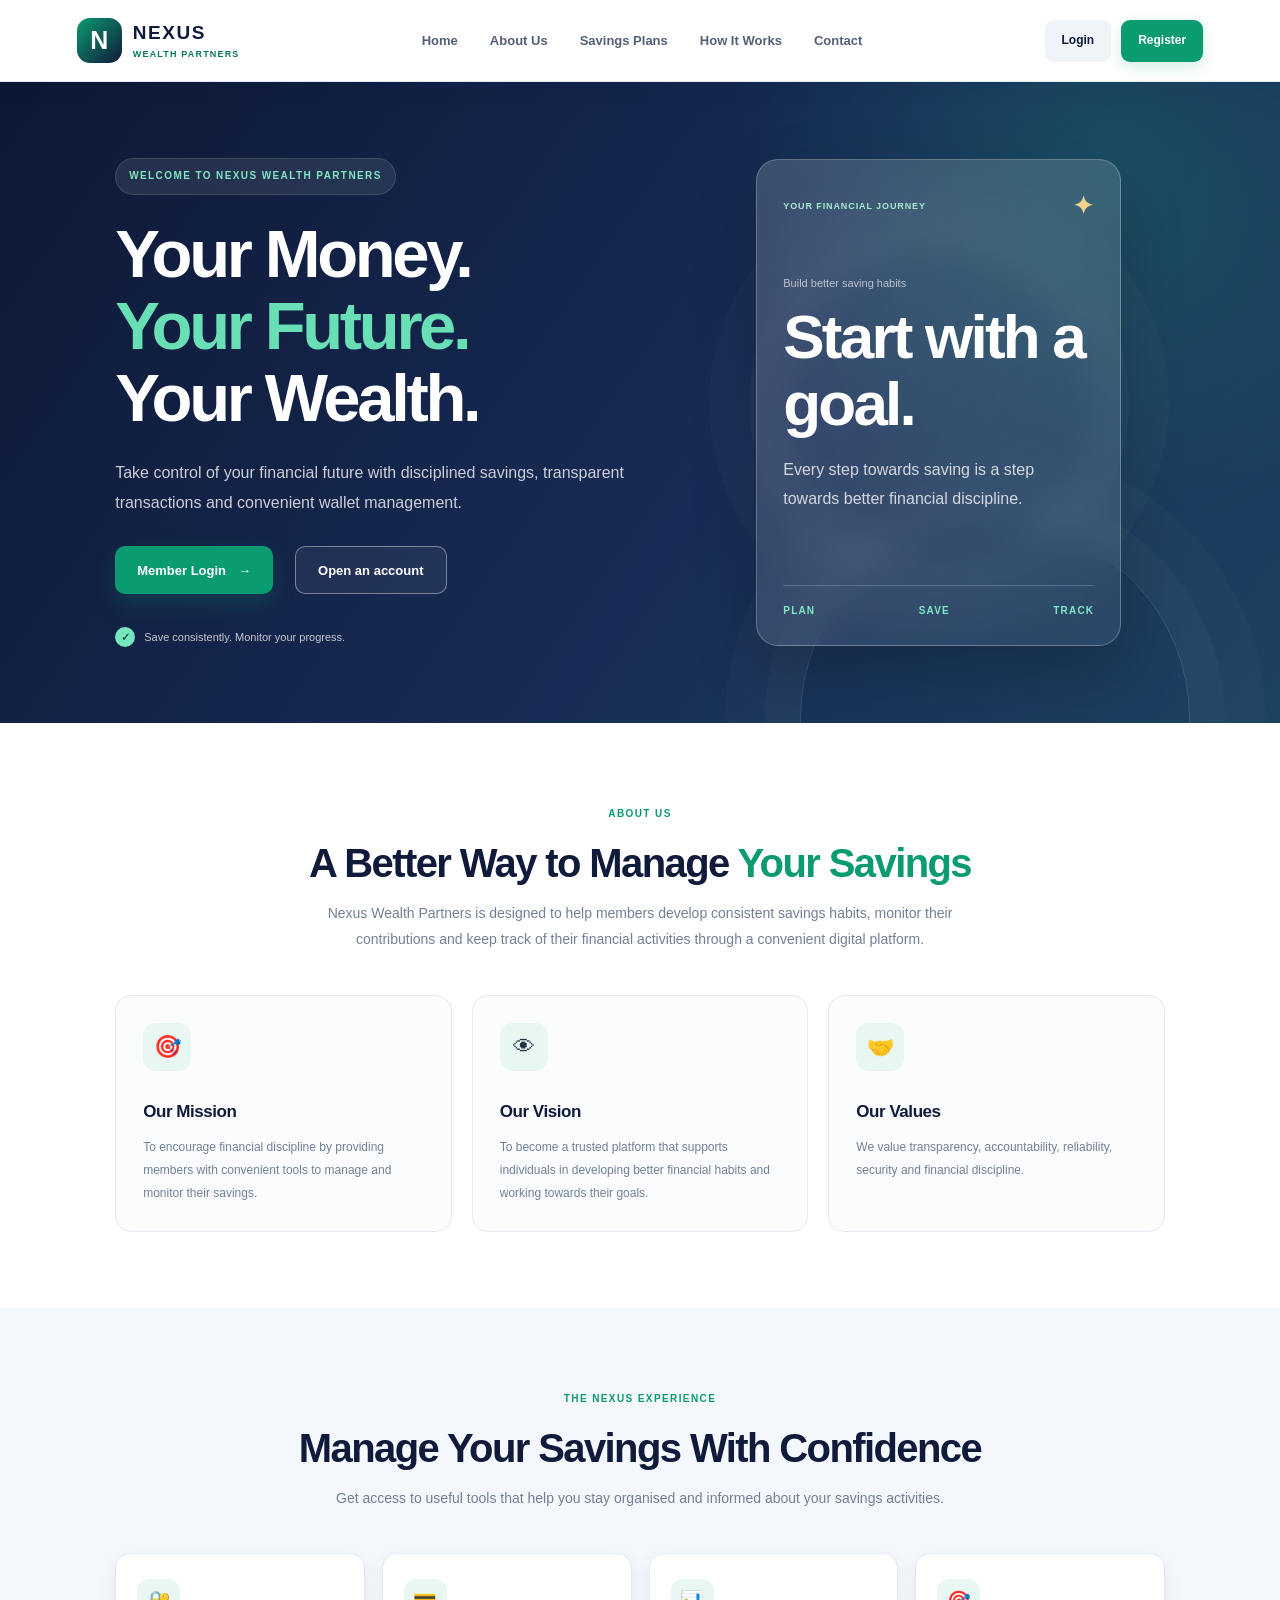
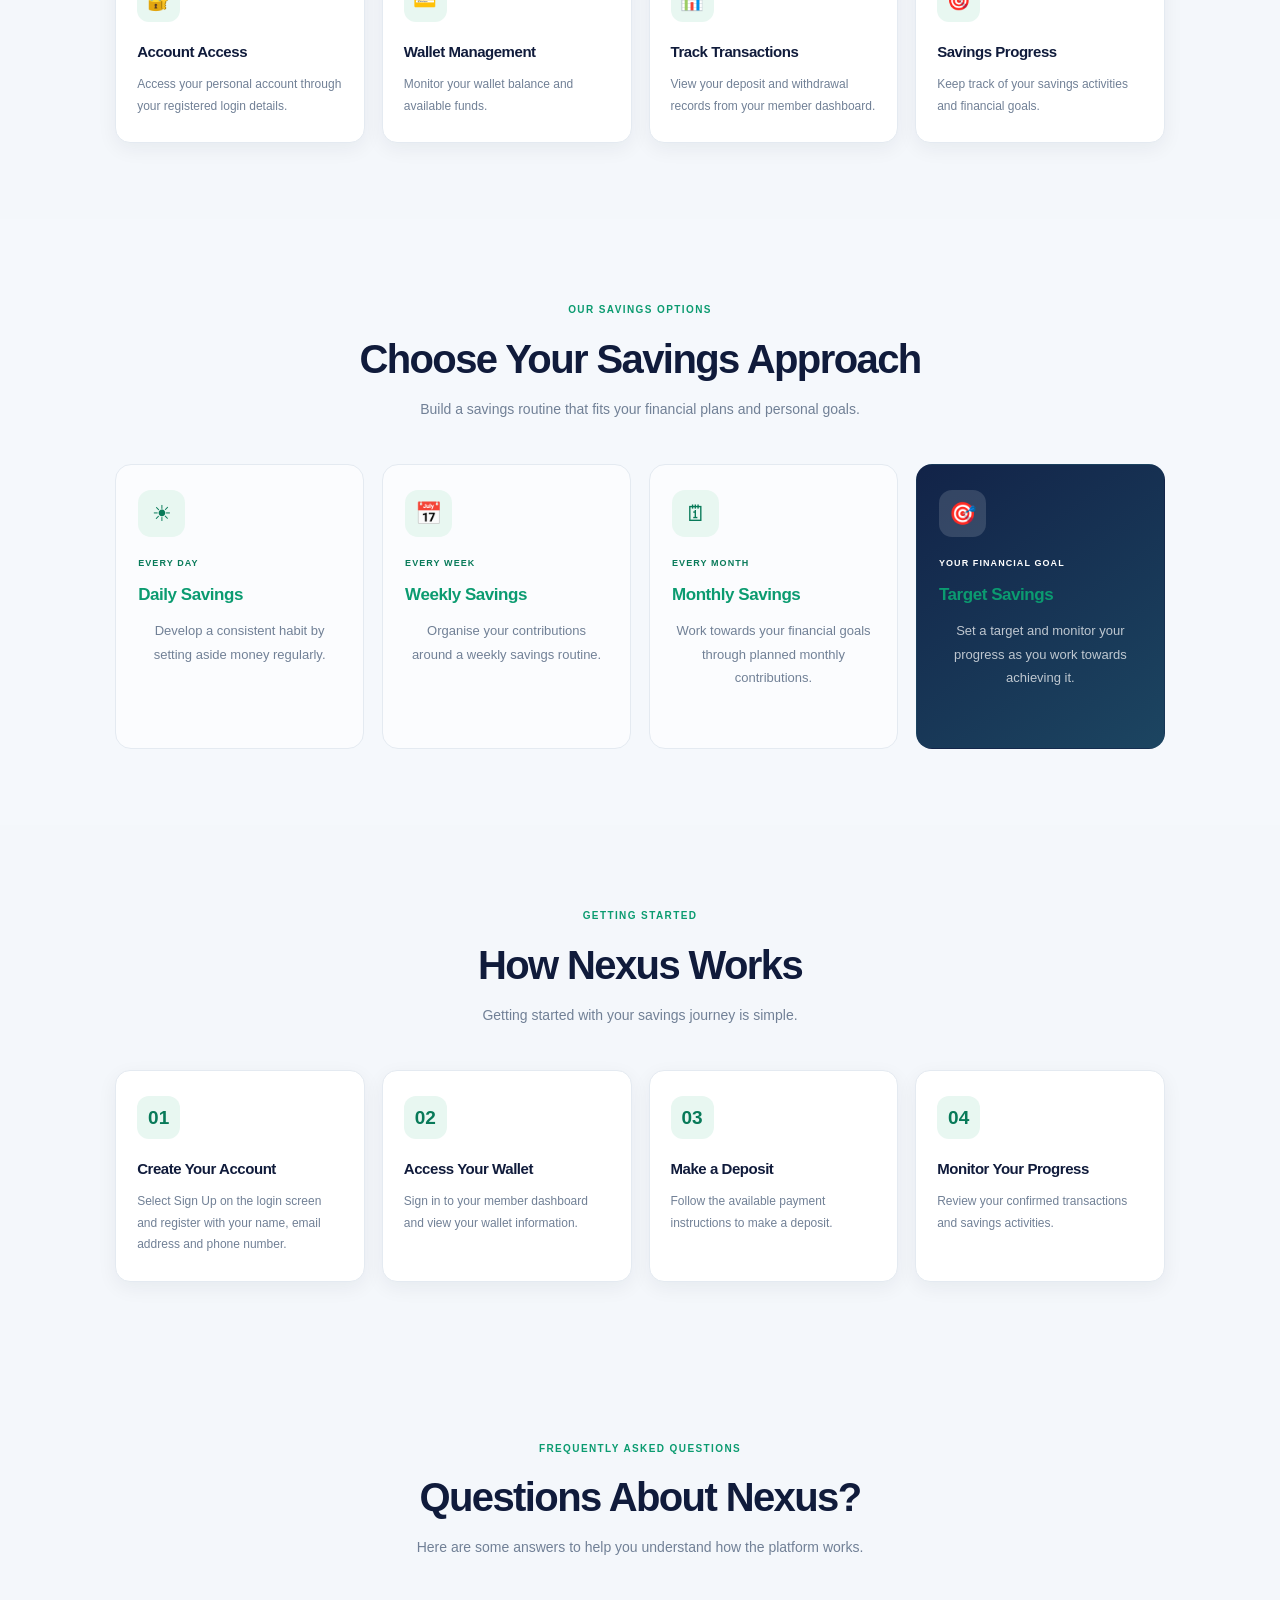
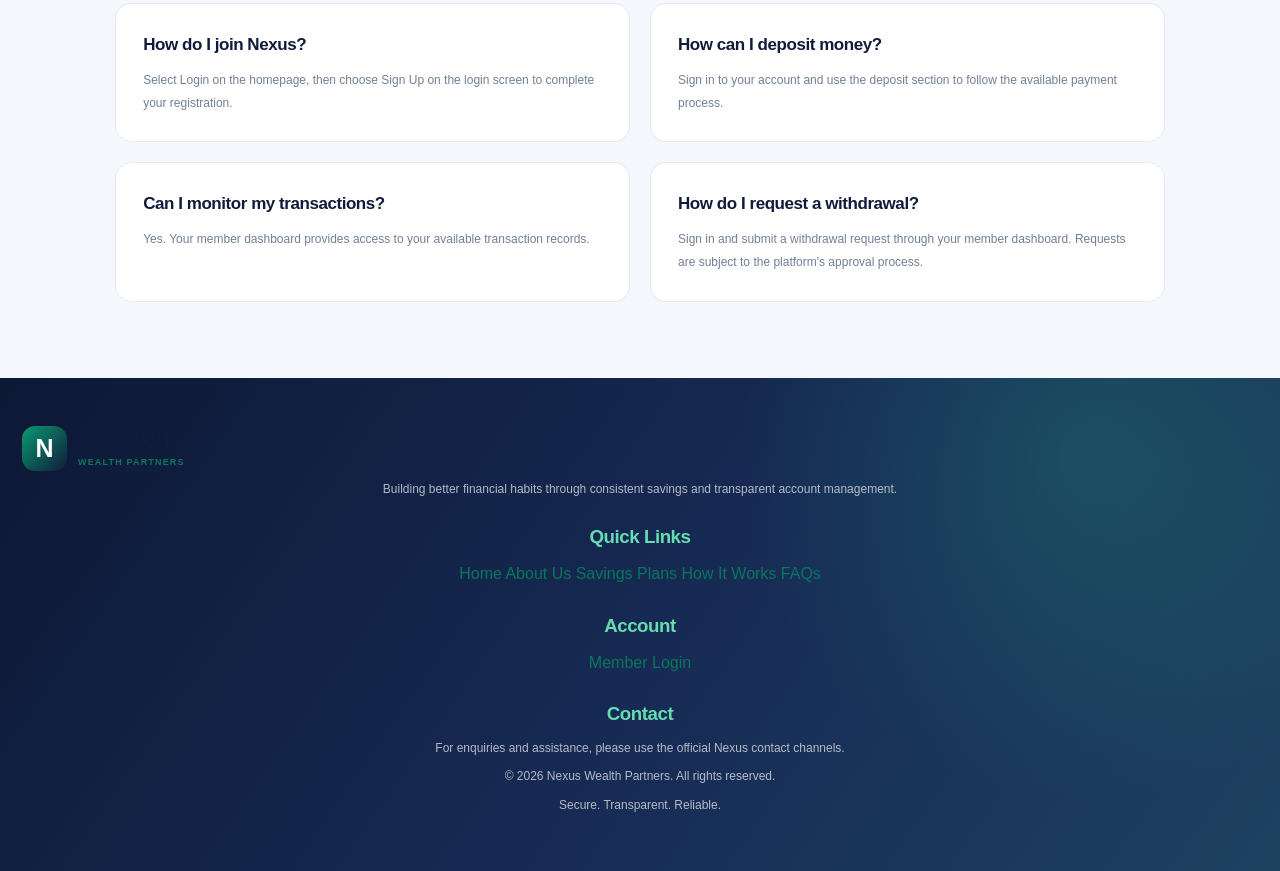
<file: index.html>
<!DOCTYPE html>
<html lang="en">

<head>
    <meta charset="UTF-8">
    <meta name="viewport" content="width=device-width, initial-scale=1.0">

    <meta name="description" content="Nexus Wealth Partners helps members develop disciplined savings habits, manage their wallets and monitor their financial progress.">

    <meta name="theme-color" content="#087443">

    <title>Nexus Wealth Partners | Build Your Financial Future</title>

    <link rel="stylesheet" href="style.css">
</head>

<body>

    <!-- HEADER -->

    <header id="websiteHeader" class="public-header">

        <div class="brand-area">

            <a href="#home" class="brand-logo">
                <span class="brand-symbol">N</span>

                <span class="brand-text">
                    <strong>NEXUS</strong>
                    <small>WEALTH PARTNERS</small>
                </span>
            </a>

        </div>

        <nav class="public-navigation" aria-label="Main Navigation">

            <ul>
                <li><a href="#home">Home</a></li>
                <li><a href="#about">About Us</a></li>
                <li><a href="#savings">Savings Plans</a></li>
                <li><a href="#how-it-works">How It Works</a></li>
                <li><a href="#contact">Contact</a></li>
            </ul>

        </nav>

        <div class="header-actions">

            <a href="account.html#login" class="header-login">
                Login
            </a>

            <a href="account.html#register" class="header-register">
                Register 
            </a>

        </div>

    </header>


    <main id="publicMain">

        <!-- HERO SECTION -->

        <section id="home" class="hero-section">

            <div class="hero-content">

                <span class="hero-label">
                    WELCOME TO NEXUS WEALTH PARTNERS
                </span>

                <h1>
                    Your Money.
                    <span>Your Future.</span>
                    Your Wealth.
                </h1>

                <p class="hero-description">
                    Take control of your financial future with
                    disciplined savings, transparent transactions
                    and convenient wallet management.
                </p>

                <div class="hero-actions">

                    <a href="account.html#login"
                       class="hero-primary-btn">
                        Member Login <span>→</span>
                    </a>

                    <a href="account.html#register"
                       class="hero-secondary-btn">
                        Open an account
                    </a>

                </div>

                <div class="hero-trust-text">
                    <span>✓</span>
                    Save consistently. Monitor your progress.
                </div>

            </div>


            <div class="hero-visual">

                <div class="hero-decoration"></div>

                <div class="hero-finance-card">

                    <div class="finance-card-top">
                        <span>YOUR FINANCIAL JOURNEY</span>
                        <span class="finance-card-icon">✦</span>
                    </div>

                    <div class="finance-card-main">

                        <span>Build better saving habits</span>

                        <h2>Start with a goal.</h2>

                        <p>
                            Every step towards saving is a step
                            towards better financial discipline.
                        </p>

                    </div>

                    <div class="finance-card-bottom">
                        <span>PLAN</span>
                        <span>SAVE</span>
                        <span>TRACK</span>
                    </div>

                </div>

            </div>

        </section>


        <!-- ABOUT US -->

        <section id="about" class="about-section">

            <div class="section-heading">

                <span class="section-label">ABOUT US</span>

                <h2>
                    A Better Way to Manage
                    <span>Your Savings</span>
                </h2>

                <p>
                    Nexus Wealth Partners is designed to help members
                    develop consistent savings habits, monitor their
                    contributions and keep track of their financial
                    activities through a convenient digital platform.
                </p>

            </div>


            <div class="about-content">

                <article class="about-feature">

                    <div class="feature-icon">🎯</div>

                    <h3>Our Mission</h3>

                    <p>
                        To encourage financial discipline by providing
                        members with convenient tools to manage and
                        monitor their savings.
                    </p>

                </article>


                <article class="about-feature">

                    <div class="feature-icon">👁</div>

                    <h3>Our Vision</h3>

                    <p>
                        To become a trusted platform that supports
                        individuals in developing better financial
                        habits and working towards their goals.
                    </p>

                </article>


                <article class="about-feature">

                    <div class="feature-icon">🤝</div>

                    <h3>Our Values</h3>

                    <p>
                        We value transparency, accountability,
                        reliability, security and financial discipline.
                    </p>

                </article>

            </div>

        </section>


        <!-- WHY CHOOSE NEXUS -->

        <section class="why-nexus-section">

            <div class="section-heading">

                <span class="section-label">
                    THE NEXUS EXPERIENCE
                </span>

                <h2>Manage Your Savings With Confidence</h2>

                <p>
                    Get access to useful tools that help you stay
                    organised and informed about your savings activities.
                </p>

            </div>


            <div class="benefits-grid">

                <article class="benefit-card">
                    <span>🔐</span>
                    <h3>Account Access</h3>
                    <p>
                        Access your personal account through your
                        registered login details.
                    </p>
                </article>


                <article class="benefit-card">
                    <span>💳</span>
                    <h3>Wallet Management</h3>
                    <p>
                        Monitor your wallet balance and available funds.
                    </p>
                </article>


                <article class="benefit-card">
                    <span>📊</span>
                    <h3>Track Transactions</h3>
                    <p>
                        View your deposit and withdrawal records
                        from your member dashboard.
                    </p>
                </article>


                <article class="benefit-card">
                    <span>🎯</span>
                    <h3>Savings Progress</h3>
                    <p>
                        Keep track of your savings activities and
                        financial goals.
                    </p>
                </article>

            </div>

        </section>


        <!-- SAVINGS PLANS -->

        <section id="savings" class="savings-section">

            <div class="section-heading">

                <span class="section-label">
                    OUR SAVINGS OPTIONS
                </span>

                <h2>Choose Your Savings Approach</h2>

                <p>
                    Build a savings routine that fits your financial
                    plans and personal goals.
                </p>

            </div>


            <div class="savings-plans-grid">

                <article class="savings-plan-card">

                    <div class="plan-icon">☀</div>

                    <span class="plan-frequency">EVERY DAY</span>

                    <h3>Daily Savings</h3>

                    <p>
                        Develop a consistent habit by setting aside
                        money regularly.
                    </p>

                </article>


                <article class="savings-plan-card">

                    <div class="plan-icon">📅</div>

                    <span class="plan-frequency">EVERY WEEK</span>

                    <h3>Weekly Savings</h3>

                    <p>
                        Organise your contributions around a
                        weekly savings routine.
                    </p>

                </article>


                <article class="savings-plan-card">

                    <div class="plan-icon">🗓</div>

                    <span class="plan-frequency">EVERY MONTH</span>

                    <h3>Monthly Savings</h3>

                    <p>
                        Work towards your financial goals through
                        planned monthly contributions.
                    </p>
                    
                </article>


                <article class="savings-plan-card featured-plan">

                    <div class="plan-icon">🎯</div>

                    <span class="plan-frequency">
                        YOUR FINANCIAL GOAL
                    </span>

                    <h3>Target Savings</h3>

                    <p>
                        Set a target and monitor your progress
                        as you work towards achieving it.
                    </p>

                </article>

            </div>

        </section>


        <!-- HOW IT WORKS -->

        <section id="how-it-works" class="why-nexus-section">

            <div class="section-heading">

                <span class="section-label">GETTING STARTED</span>

                <h2>How Nexus Works</h2>

                <p>
                    Getting started with your savings journey
                    is simple.
                </p>

            </div>


            <div class="benefits-grid">

                <article class="benefit-card">
                    <span>01</span>
                    <h3>Create Your Account</h3>
                    <p>
                        Select Sign Up on the login screen and
                        register with your name, email address
                        and phone number.
                    </p>
                </article>


                <article class="benefit-card">
                    <span>02</span>
                    <h3>Access Your Wallet</h3>
                    <p>
                        Sign in to your member dashboard and
                        view your wallet information.
                    </p>
                </article>


                <article class="benefit-card">
                    <span>03</span>
                    <h3>Make a Deposit</h3>
                    <p>
                        Follow the available payment instructions
                        to make a deposit.
                    </p>
                </article>


                <article class="benefit-card">
                    <span>04</span>
                    <h3>Monitor Your Progress</h3>
                    <p>
                        Review your confirmed transactions and
                        savings activities.
                    </p>
                </article>

            </div>

        </section>


        <!-- FAQ SECTION -->

        <section id="faq" class="about-section">

            <div class="section-heading">

                <span class="section-label">
                    FREQUENTLY ASKED QUESTIONS
                </span>

                <h2>Questions About Nexus?</h2>

                <p>
                    Here are some answers to help you understand
                    how the platform works.
                </p>

            </div>


            <div class="about-content">

                <article class="about-feature">
                    <h3>How do I join Nexus?</h3>
                    <p>
                        Select Login on the homepage, then choose
                        Sign Up on the login screen to complete
                        your registration.
                    </p>
                </article>


                <article class="about-feature">
                    <h3>How can I deposit money?</h3>
                    <p>
                        Sign in to your account and use the deposit
                        section to follow the available payment process.
                    </p>
                </article>


                <article class="about-feature">
                    <h3>Can I monitor my transactions?</h3>
                    <p>
                        Yes. Your member dashboard provides access
                        to your available transaction records.
                    </p>
                </article>


                <article class="about-feature">
                    <h3>How do I request a withdrawal?</h3>
                    <p>
                        Sign in and submit a withdrawal request
                        through your member dashboard. Requests
                        are subject to the platform's approval process.
                    </p>
                </article>

            </div>

        </section>

    </main>


    <!-- FOOTER -->

    <footer id="websiteFooter" class="public-footer">

        <div class="footer-main">

            <div class="footer-brand">

                <a href="#home" class="brand-logo footer-logo">

                    <span class="brand-symbol">N</span>

                    <span class="brand-text">
                        <strong>NEXUS</strong>
                        <small>WEALTH PARTNERS</small>
                    </span>

                </a>

                <p>
                    Building better financial habits through
                    consistent savings and transparent account
                    management.
                </p>

            </div>


            <div class="footer-links">

                <h3>Quick Links</h3>

                <a href="#home">Home</a>
                <a href="#about">About Us</a>
                <a href="#savings">Savings Plans</a>
                <a href="#how-it-works">How It Works</a>
                <a href="#faq">FAQs</a>

            </div>


            <div class="footer-links">

                <h3>Account</h3>

                <a href="account.html#login">Member Login</a>

            </div>


            <div class="footer-links">

                <h3 id="contact">Contact</h3>

                <p>
                    For enquiries and assistance, please use
                    the official Nexus contact channels.
                </p>

            </div>

        </div>


        <div class="footer-bottom">

            <p>
                &copy; 2026 Nexus Wealth Partners.
                All rights reserved.
            </p>

            <p>Secure. Transparent. Reliable.</p>

            
<script>
    // Redirect Paystack callbacks to the member account page
    // while preserving the payment reference.

    const paymentUrl = new URL(window.location.href);

    const paymentReference =
        paymentUrl.searchParams.get("reference") ||
        paymentUrl.searchParams.get("trxref");

    if (
        paymentReference &&
        /^NEXUS_[a-f0-9]{32}$/i.test(paymentReference)
    ) {
        window.location.replace(
            "account.html" + paymentUrl.search + "#login"
        );
    }
</script>

            
        </div>

    </footer>

</body>
</html>
</file>
<file: style.css>
/* =========================================================
   NEXUS WEALTH PARTNERS
   COMPLETE ORGANIZED RESPONSIVE STYLESHEET
========================================================= */


/* =========================================================
   1. GLOBAL VARIABLES
========================================================= */

:root {
    --navy: #101b3b;
    --navy-2: #172852;
    --navy-3: #223967;

    --green: #0b9b70;
    --green-dark: #087a59;
    --green-soft: #e8f7f1;

    --gold: #d7ad5b;

    --page: #f4f7fb;
    --white: #ffffff;
    --ink: #1c2942;
    --muted: #718096;
    --line: #e4eaf1;
    --danger: #d94b55;

    --shadow: 0 14px 38px rgba(16, 27, 59, .08);
    --shadow-soft: 0 6px 20px rgba(16, 27, 59, .06);

    --radius: 18px;
}


/* =========================================================
   2. GLOBAL RESET AND BASE STYLES
========================================================= */

*,
*::before,
*::after {
    box-sizing: border-box;
    margin: 0;
    padding: 0;
}

html {
    width: 100%;
    max-width: 100%;
    scroll-behavior: smooth;
    scroll-padding-top: 100px;
    overflow-x: hidden;
}

body {
    width: 100%;
    max-width: 100%;
    min-width: 320px;
    min-height: 100vh;

    font-family: Inter, "Segoe UI", Arial, sans-serif;
    color: var(--ink);
    background: var(--page);
    line-height: 1.65;

    overflow-x: hidden;
}

a {
    color: inherit;
    text-decoration: none;
}

button,
input,
select,
textarea {
    font: inherit;
}

button {
    cursor: pointer;
    border: 0;
}

button:disabled {
    opacity: .6;
    cursor: not-allowed;
}

img {
    display: block;
    max-width: 100%;
}

ul {
    padding-left: 20px;
}

:focus-visible {
    outline: 3px solid rgba(11, 155, 112, .28);
    outline-offset: 2px;
}


/* =========================================================
   3. GENERAL WEBSITE HEADER
========================================================= */

#websiteHeader {
    position: sticky;
    top: 0;
    z-index: 1000;

    display: flex;
    align-items: center;
    justify-content: space-between;

    width: 100%;
    min-height: 82px;
    padding: 14px clamp(20px, 6vw, 88px);
    gap: 28px;

    background: rgba(255, 255, 255, .97);
    border-bottom: 1px solid rgba(228, 234, 241, .9);
    box-shadow: 0 5px 24px rgba(16, 27, 59, .045);

    backdrop-filter: blur(14px);
}

#websiteHeader > div:first-child {
    flex: 0 0 auto;
}

#websiteHeader h1 {
    color: var(--navy);
    font-size: clamp(17px, 2vw, 22px);
    line-height: 1.2;
    font-weight: 850;
    letter-spacing: .035em;
}

#websiteHeader p {
    margin: 5px 0 0;
    color: var(--green);
    font-size: 11px;
    font-weight: 700;
    letter-spacing: .045em;
}

#websiteHeader nav ul {
    display: flex;
    align-items: center;
    gap: clamp(14px, 2.5vw, 32px);

    list-style: none;
    padding: 0;
}

#websiteHeader nav a {
    color: #536078;
    font-size: 13px;
    font-weight: 700;
    transition: color .2s ease;
}

#websiteHeader nav a:hover {
    color: var(--green);
}


/* =========================================================
   4. PUBLIC HEADER AND BRAND
========================================================= */

#websiteHeader.public-header {
    position: sticky;
    top: 0;
    z-index: 1000;

    display: flex;
    align-items: center;
    justify-content: space-between;

    width: 100%;
    min-height: 82px;
    padding: 12px clamp(18px, 6vw, 90px);
    gap: 25px;

    background: rgba(255, 255, 255, .97);
    border-bottom: 1px solid var(--line);
    box-shadow: 0 5px 24px rgba(16, 27, 59, .05);

    backdrop-filter: blur(14px);
}

.brand-area,
.brand-logo {
    display: flex;
    align-items: center;
}

.brand-area {
    min-width: 0;
}

.brand-logo {
    flex-shrink: 0;
    gap: 11px;
}

.brand-symbol {
    display: flex;
    align-items: center;
    justify-content: center;

    flex: 0 0 45px;
    width: 45px;
    height: 45px;

    color: white;
    background: linear-gradient(135deg, var(--green), var(--navy));
    border-radius: 13px;

    font-size: 25px;
    font-weight: 900;
}

.brand-text {
    display: flex;
    flex-direction: column;
    min-width: 0;
    line-height: 1.15;
}

.brand-text strong {
    color: var(--navy);
    font-size: 19px;
    font-weight: 900;
    letter-spacing: .08em;
}

.brand-text small {
    margin-top: 5px;
    color: var(--green-dark);
    font-size: 9px;
    font-weight: 800;
    letter-spacing: .13em;
}

.public-navigation {
    display: flex;
    align-items: center;
}

.public-navigation ul {
    display: flex;
    align-items: center;
    gap: clamp(13px, 2vw, 27px);

    padding: 0;
    margin: 0;
    list-style: none;
}

.public-navigation a {
    color: #536078;
    font-size: 12px;
    font-weight: 750;
    transition: color .2s ease;
}

.public-navigation a:hover {
    color: var(--green);
}

.header-actions {
    display: flex;
    align-items: center;
    flex-shrink: 0;
    gap: 10px;
}

.header-actions a {
    display: inline-flex;
    align-items: center;
    justify-content: center;

    min-height: 42px;
    padding: 10px 17px;

    border-radius: 9px;
    font-size: 12px;
    font-weight: 800;
    white-space: nowrap;

    transition: .2s ease;
}

.header-login {
    color: var(--navy);
    background: #f0f4f8;
}

.header-register {
    color: white;
    background: var(--green);
}

.header-register {
    color: white;
    background: var(--green);
    box-shadow: 0 5px 15px rgba(11, 155, 112, .18);
}

.header-register:hover {
    color: white;
    background: var(--green-dark);
    transform: translateY(-2px);
}


/* =========================================================
   5. PUBLIC HOMEPAGE HERO
========================================================= */

#publicMain {
    width: 100%;
    min-width: 0;
}

#publicMain > .hero-section {
    position: relative;
    isolation: isolate;
    overflow: hidden;

    display: grid;
    grid-template-columns: minmax(0, 1.1fr) minmax(300px, .9fr);
    align-items: center;
    gap: 45px;

    min-height: 590px;
    padding: 80px clamp(25px, 9vw, 140px);

    background:
        radial-gradient(circle at 85% 15%, rgba(36, 190, 143, .2), transparent 30%),
        linear-gradient(125deg, #0d1835, #172b55 55%, #1d4260);
}

.hero-content {
    position: relative;
    z-index: 2;
    width: 100%;
    max-width: 650px;
    min-width: 0;
}

.hero-label,
.section-label {
    display: inline-block;
    color: var(--green);
    font-size: 10px;
    font-weight: 900;
    letter-spacing: .14em;
}

.hero-label {
    padding: 9px 13px;
    margin-bottom: 23px;

    color: #80e8c3;
    background: rgba(255, 255, 255, .09);
    border: 1px solid rgba(255, 255, 255, .12);
    border-radius: 30px;
}

.hero-content h1 {
    color: white;
    font-size: clamp(39px, 5.3vw, 67px);
    line-height: 1.08;
    letter-spacing: -.05em;
    font-weight: 900;
}

.hero-content h1 span {
    display: block;
    color: #68dfb5;
}

.hero-description {
    max-width: 550px;
    margin: 23px 0 28px;

    color: rgba(255, 255, 255, .76);
    font-size: 15px;
    line-height: 1.9;
}

.hero-actions {
    display: flex;
    flex-wrap: wrap;
    gap: 12px;
}

.hero-actions a {
    display: inline-flex;
    align-items: center;
    justify-content: center;

    min-height: 49px;
    padding: 12px 21px;

    border-radius: 10px;
    font-size: 13px;
    font-weight: 850;
    transition: .2s ease;
}

.hero-primary-btn {
    color: white;
    background: var(--green);
    box-shadow: 0 8px 20px rgba(11, 155, 112, .25);
}

.hero-primary-btn span {
    margin-left: 12px;
}

.hero-secondary-btn {
    color: white;
    background: rgba(255, 255, 255, .07);
    border: 1px solid rgba(255, 255, 255, .35);
}

.hero-actions a:hover {
    transform: translateY(-3px);
}

.hero-trust-text {
    display: flex;
    align-items: center;
    gap: 9px;
    margin-top: 25px;

    color: rgba(255, 255, 255, .75);
    font-size: 11px;
}

.hero-trust-text span {
    display: grid;
    place-items: center;

    width: 20px;
    height: 20px;
    flex: 0 0 20px;

    color: #0c543e;
    background: #75e6bd;
    border-radius: 50%;
    font-weight: 900;
}

.hero-visual {
    position: relative;

    display: flex;
    align-items: center;
    justify-content: center;

    width: 100%;
    min-width: 0;
    min-height: 350px;
}

.hero-decoration {
    position: absolute;
    width: 310px;
    height: 310px;

    border: 1px solid rgba(255, 255, 255, .13);
    border-radius: 50%;

    box-shadow:
        0 0 0 35px rgba(255, 255, 255, .025),
        0 0 0 75px rgba(255, 255, 255, .018);
}

.hero-finance-card {
    position: relative;
    z-index: 2;

    width: min(100%, 365px);
    padding: 26px;

    color: white;
    background: linear-gradient(145deg, rgba(255,255,255,.17), rgba(255,255,255,.07));

    border: 1px solid rgba(255,255,255,.25);
    border-radius: 22px;

    box-shadow: 0 25px 65px rgba(0,0,0,.2);
    backdrop-filter: blur(15px);
}

.finance-card-top,
.finance-card-bottom {
    display: flex;
    align-items: center;
    justify-content: space-between;
    gap: 10px;
}

.finance-card-top {
    color: #a9e9d2;
    font-size: 9px;
    font-weight: 850;
    letter-spacing: .1em;
}

.finance-card-icon {
    color: #f2d18b;
    font-size: 24px;
}

.finance-card-main {
    padding: 43px 0;
}

.finance-card-main > span {
    color: rgba(255,255,255,.65);
    font-size: 11px;
}

.finance-card-main h2 {
    margin: 9px 0;
    color: white;
    font-size: 27px;
}

.finance-card-main p {
    color: rgba(255,255,255,.72);
    font-size: 12px;
    line-height: 1.8;
}

.finance-card-bottom {
    padding-top: 17px;
    border-top: 1px solid rgba(255,255,255,.18);

    color: #80e8c3;
    font-size: 10px;
    font-weight: 850;
    letter-spacing: .12em;
}

.hero-floating-note {
    position: absolute;
    z-index: 3;
    right: -5px;
    bottom: 20px;

    display: flex;
    align-items: center;
    gap: 11px;

    max-width: 90%;
    padding: 13px 17px;

    color: var(--navy);
    background: white;
    border-radius: 12px;
    box-shadow: 0 12px 30px rgba(0,0,0,.18);
}

.hero-floating-note > span {
    display: grid;
    place-items: center;

    width: 30px;
    height: 30px;
    flex: 0 0 30px;

    color: white;
    background: var(--green);
    border-radius: 50%;
}

.hero-floating-note div {
    display: flex;
    flex-direction: column;
    min-width: 0;
}

.hero-floating-note strong {
    font-size: 11px;
}

.hero-floating-note small {
    color: var(--muted);
    font-size: 9px;
}


/* =========================================================
   6. PUBLIC HOMEPAGE SECTION HEADINGS
========================================================= */

#publicMain > section:not(.hero-section) {
    padding: 85px clamp(22px, 9vw, 140px);
}

.section-heading {
    max-width: 760px;
    margin: 0 auto 42px;
    text-align: center;
}

.section-heading h2 {
    margin: 13px 0;
    color: var(--navy);
    font-size: clamp(27px, 3.5vw, 40px);
    line-height: 1.2;
    letter-spacing: -.04em;
}

.section-heading h2 span {
    color: var(--green);
}

.section-heading p {
    max-width: 680px;
    margin: 0 auto;

    color: var(--muted);
    font-size: 14px;
    line-height: 1.9;
}


/* =========================================================
   7. ABOUT SECTION
========================================================= */

.about-section {
    background: white;
}

.about-content {
    display: grid;
    grid-template-columns: repeat(3, minmax(0, 1fr));
    gap: 20px;
}

.about-feature {
    min-width: 0;
    padding: 27px;

    background: #fbfcfe;
    border: 1px solid var(--line);
    border-radius: 16px;
    transition: .2s ease;
}

.about-feature:hover {
    transform: translateY(-5px);
    box-shadow: var(--shadow-soft);
}

.feature-icon {
    display: grid;
    place-items: center;

    width: 48px;
    height: 48px;
    margin-bottom: 19px;

    background: var(--green-soft);
    border-radius: 13px;
    font-size: 22px;
}

.about-feature h3 {
    margin-bottom: 10px;
    color: var(--navy);
    font-size: 17px;
}

.about-feature p {
    margin: 0;
    color: var(--muted);
    font-size: 12px;
    line-height: 1.9;
}


/* =========================================================
   8. BENEFITS AND HOW IT WORKS
========================================================= */

.why-nexus-section {
    background: #f4f7fb;
}

.benefits-grid {
    display: grid;
    grid-template-columns: repeat(4, minmax(0, 1fr));
    gap: 17px;
}

.benefit-card {
    min-width: 0;
    padding: 25px 21px;

    background: white;
    border: 1px solid var(--line);
    border-radius: 15px;
    box-shadow: var(--shadow-soft);
    transition: .2s ease;
}

.benefit-card:hover {
    transform: translateY(-5px);
    box-shadow: var(--shadow);
}

.benefit-card > span {
    display: grid;
    place-items: center;

    width: 43px;
    height: 43px;
    margin-bottom: 18px;

    color: var(--green-dark);
    background: var(--green-soft);
    border-radius: 12px;
    font-size: 19px;
    font-weight: 900;
}

.benefit-card h3 {
    margin-bottom: 9px;
    color: var(--navy);
    font-size: 15px;
}

.benefit-card p {
    margin: 0;
    color: var(--muted);
    font-size: 12px;
    line-height: 1.8;
}


/* =========================================================
   9. SAVINGS PLANS
========================================================= */

.savings-section {
    background: white;
}

.savings-plans-grid {
    display: grid;
    grid-template-columns: repeat(4, minmax(0, 1fr));
    gap: 18px;
}

.savings-plan-card {
    display: flex;
    flex-direction: column;
    align-items: flex-start;

    min-width: 0;
    min-height: 285px;
    padding: 25px 22px;

    background: #fbfcfe;
    border: 1px solid var(--line);
    border-radius: 16px;
    transition: .22s ease;
}

.savings-plan-card:hover {
    transform: translateY(-6px);
    box-shadow: var(--shadow);
}

.plan-icon {
    display: grid;
    place-items: center;

    width: 47px;
    height: 47px;
    margin-bottom: 19px;

    color: var(--green-dark);
    background: var(--green-soft);
    border-radius: 13px;
    font-size: 22px;
}

.plan-frequency {
    color: var(--green-dark);
    font-size: 9px;
    font-weight: 900;
    letter-spacing: .12em;
}

.savings-plan-card h3 {
    margin: 10px 0;
    color: var(--navy);
    font-size: 17px;
}

.savings-plan-card p {
    flex: 1;
    margin: 0 0 20px;

    color: var(--muted);
    font-size: 12px;
    line-height: 1.8;
}

.featured-plan {
    background: linear-gradient(145deg, #122348, #1c4561);
    border-color: transparent;
}

.featured-plan .plan-frequency,
.featured-plan h3,
.featured-plan p {
    color: white;
}

.featured-plan p {
    color: rgba(255,255,255,.72);
}

.featured-plan .plan-icon {
    color: white;
    background: rgba(255,255,255,.14);
}

.featured-plan > a {
    color: var(--navy);
    background: #83e5c2;
}


/* =========================================================
   10. FAQ SECTION
========================================================= */

#faq {
    background: #f4f7fb;
}

#faq .about-content {
    grid-template-columns: repeat(2, minmax(0, 1fr));
}

#faq .about-feature {
    background: white;
}



/* =====================================================
   NEXUS WEALTH PARTNERS
   STABLE THREE-COLUMN FOOTER
   PHONE VIEW ONLY
===================================================== */

@media screen and (max-width: 600px) {

    /* FOOTER BACKGROUND */
    .public-footer {
        background: #0f45b9 !important;
        color: #ffffff !important;
        padding: 30px 12px 15px !important;

        width: 100% !important;
        max-width: 100% !important;
        box-sizing: border-box !important;

        overflow-x: clip !important;
        overflow-y: visible !important;

        transform: none !important;
        animation: none !important;
    }

    /* STABLE THREE-COLUMN LAYOUT */
    .footer-main {
        display: grid !important;
        grid-template-columns: minmax(0, 1.15fr) minmax(0, 1fr) minmax(0, 0.9fr) !important;

        gap: 10px !important;

        width: 100% !important;
        max-width: 100% !important;
        min-width: 0 !important;

        padding: 0 !important;
        margin: 0 auto !important;

        box-sizing: border-box !important;

        overflow: visible !important;

        transform: none !important;
        animation: none !important;
    }

    /* PREVENT GRID ITEMS FROM EXPANDING */
    .footer-main > * {
        min-width: 0 !important;
        max-width: 100% !important;
        box-sizing: border-box !important;

        transform: none !important;
        animation: none !important;
    }

    /* FOOTER BRAND */
    .footer-brand {
        min-width: 0 !important;
        width: 100% !important;
        max-width: 100% !important;
    }

    .footer-logo {
        display: flex !important;
        align-items: center !important;
        gap: 5px !important;

        width: 100% !important;
        min-width: 0 !important;

        text-decoration: none !important;
    }

    .footer-logo .brand-symbol {
        width: 27px !important;
        height: 27px !important;
        min-width: 27px !important;
        flex-shrink: 0 !important;

        font-size: 16px !important;
    }

    .footer-logo .brand-text {
        min-width: 0 !important;
    }

    .footer-logo .brand-text strong {
        font-size: 12px !important;
        overflow-wrap: anywhere !important;
    }

    .footer-logo .brand-text small {
        font-size: 7px !important;
        letter-spacing: 0.5px !important;
    }

    .footer-brand p {
        color: #dbeafe !important;
        font-size: 9px !important;
        line-height: 1.6 !important;
        margin-top: 12px !important;

        overflow-wrap: anywhere !important;
        word-break: normal !important;
    }

    /* FOOTER LINKS */
    .footer-links {
        min-width: 0 !important;
        width: 100% !important;
        max-width: 100% !important;

        display: flex !important;
        flex-direction: column !important;
        align-items: flex-start !important;

        gap: 9px !important;

        transform: none !important;
        animation: none !important;
    }

    .footer-links h3 {
        color: #eeec6a !important;
        font-size: 11px !important;
        line-height: 1.4 !important;
        margin: 0 0 5px !important;

        overflow-wrap: anywhere !important;
    }

    .footer-links a {
        color: #ffffff !important;
        font-size: 9px !important;
        line-height: 1.5 !important;
        text-decoration: none !important;

        max-width: 100% !important;
        overflow-wrap: anywhere !important;
        word-break: normal !important;
    }

    .footer-links a:hover {
        color: #eeec6a !important;
    }

    .footer-links p {
        color: #dbeafe !important;
        font-size: 9px !important;
        line-height: 1.6 !important;
        margin: 0 !important;

        max-width: 100% !important;
        overflow-wrap: anywhere !important;
    }

    /* FOOTER BOTTOM */
    .footer-bottom {
        display: flex !important;
        flex-direction: column !important;
        align-items: center !important;
        justify-content: center !important;

        width: 100% !important;
        max-width: 100% !important;
        min-width: 0 !important;

        box-sizing: border-box !important;
        text-align: center !important;

        border-top: 1px solid rgba(255,255,255,0.2) !important;

        margin-top: 22px !important;
        padding: 15px 5px 0 !important;
        gap: 7px !important;

        overflow-wrap: anywhere !important;

        transform: none !important;
        animation: none !important;
    }

    .footer-bottom p {
        color: #ffffff !important;
        font-size: 9px !important;
        line-height: 1.5 !important;
        margin: 0 !important;
    }

}




/* =========================================================
   13. GENERAL WEBSITE CONTENT
========================================================= */

main {
    width: 100%;
    min-height: 500px;
}

main > section:not(.auth-screen):not(#memberDashboard) {
    padding: 76px clamp(22px, 9vw, 140px);
}

main h2 {
    color: var(--navy);
    font-size: clamp(25px, 3vw, 34px);
    line-height: 1.2;
    letter-spacing: -.035em;
    margin-bottom: 18px;
}

main h3 {
    color: var(--navy);
    margin-bottom: 10px;
}

main p {
    color: var(--muted);
    margin-bottom: 14px;
}


/* =========================================================
   14. LEGACY / ALTERNATIVE HOMEPAGE SECTIONS
========================================================= */

#home {
    position: relative;
    isolation: isolate;
    overflow: hidden;

    display: flex;
    flex-direction: column;
    align-items: flex-start;
    justify-content: center;

    min-height: 510px;

    background:
        radial-gradient(circle at 82% 20%, rgba(36, 190, 143, .22), transparent 30%),
        radial-gradient(circle at 92% 90%, rgba(215, 173, 91, .14), transparent 26%),
        linear-gradient(125deg, #0d1835 0%, #172b55 55%, #1d4260 100%);
}

#home::after {
    content: "";
    position: absolute;
    z-index: -1;

    width: 390px;
    height: 390px;
    right: 7%;
    bottom: -190px;

    border: 1px solid rgba(255, 255, 255, .14);
    border-radius: 50%;

    box-shadow:
        0 0 0 35px rgba(255, 255, 255, .025),
        0 0 0 75px rgba(255, 255, 255, .02);
}

#home h2 {
    max-width: 720px;
    color: var(--white);
    font-size: clamp(36px, 5.5vw, 62px);
    line-height: 1.08;
    letter-spacing: -.045em;
    margin-bottom: 18px;
}

#home h3 {
    color: #69e0b5;
    font-size: clamp(17px, 2vw, 22px);
    font-weight: 750;
    margin-bottom: 14px;
}

#home p {
    max-width: 620px;
    color: rgba(255, 255, 255, .78);
    font-size: 16px;
    margin-bottom: 28px;
}

#home a {
    display: inline-flex;
    align-items: center;
    justify-content: center;

    min-height: 48px;
    padding: 12px 22px;
    margin: 0 10px 8px 0;

    border-radius: 10px;
    font-size: 13px;
    font-weight: 800;
    transition: .2s ease;
}

#home a:first-of-type {
    color: var(--white);
    background: var(--green);
    box-shadow: 0 9px 22px rgba(11, 155, 112, .22);
}

#home a:last-of-type {
    color: var(--white);
    border: 1px solid rgba(255, 255, 255, .4);
    background: rgba(255, 255, 255, .06);
}

#home a:hover {
    transform: translateY(-3px);
}

#about {
    background: var(--white);
}

#about > p {
    max-width: 850px;
    font-size: 15px;
}

#about h3 {
    margin-top: 27px;
    font-size: 17px;
}

#about ul {
    display: grid;
    grid-template-columns: repeat(2, minmax(0, 1fr));
    gap: 10px 30px;
    max-width: 700px;
}

#about li {
    color: #59677d;
    padding: 4px 0;
}

#savings {
    text-align: center;
    background: #f5f8fc;
}

#savings > article {
    display: inline-flex;
    flex-direction: column;
    vertical-align: top;

    width: min(230px, 100%);
    min-height: 185px;

    padding: 25px 22px;
    margin: 12px;

    text-align: left;
    background: var(--white);
    border: 1px solid var(--line);
    border-radius: 16px;
    box-shadow: var(--shadow-soft);
    transition: transform .22s ease, box-shadow .22s ease;
}

#savings > article:hover {
    transform: translateY(-6px);
    box-shadow: var(--shadow);
}

#savings article h3 {
    color: var(--green);
    font-size: 17px;
}

#savings article p {
    font-size: 13px;
    margin: 0;
}


/* =========================================================
   15. AUTHENTICATION SCREENS
========================================================= */

.auth-screen {
    display: none;

    width: min(100% - 36px, 520px);
    margin: 35px auto;
    padding: clamp(25px, 5vw, 42px);

    background: var(--white);
    border: 1px solid var(--line);
    border-radius: 20px;
    box-shadow: var(--shadow);
}

.auth-screen.active {
    display: block !important;

    width: min(520px, calc(100% - 30px));
    max-width: 100%;
    margin: 35px auto;

    visibility: visible;
    opacity: 1;
}

.auth-screen h2 {
    font-size: 28px;
    margin-bottom: 8px;
}

.auth-screen > p {
    font-size: 13px;
}

.auth-screen form {
    width: 100%;
    max-width: 100%;
}

label {
    display: block;
    margin: 17px 0 7px;

    color: #34425b;
    font-size: 12px;
    font-weight: 800;
}

input,
select,
textarea {
    width: 100%;
    min-width: 0;
    min-height: 47px;

    padding: 12px 14px;

    color: var(--ink);
    background: #fbfcfe;
    border: 1px solid #dfe6ef;
    border-radius: 10px;

    font-size: 13px;
    outline: none;

    transition: border-color .2s ease, box-shadow .2s ease, background .2s ease;
}

input:focus,
select:focus,
textarea:focus {
    border-color: var(--green);
    background: var(--white);
    box-shadow: 0 0 0 4px rgba(11, 155, 112, .09);
}

textarea {
    min-height: 110px;
    resize: vertical;
}

button {
    border-radius: 10px;
    padding: 12px 18px;

    color: var(--white);
    background: var(--green);

    font-size: 13px;
    font-weight: 800;

    transition: background .2s ease, transform .2s ease;
}

button:hover {
    background: var(--green-dark);
}

form button[type="submit"] {
    width: 100%;
    min-height: 48px;
    margin-top: 22px;
}

.auth-screen form > p {
    margin-top: 17px;
    font-size: 13px;
    text-align: center;
}

.auth-screen a {
    color: var(--green-dark);
    font-weight: 800;
}

.auth-screen .back-home-btn {
    width: 100%;
    margin-top: 12px;
    color: var(--navy);
    background: #edf1f6;
}

.auth-screen .back-home-btn:hover {
    background: #e1e8f0;
}


/* =========================================================
   16. MEMBER DASHBOARD BASE
========================================================= */

#memberDashboard {
    display: none;

    width: min(100%, 1600px);
    margin: 0 auto;
    padding: 36px clamp(18px, 5vw, 70px) 65px;
}

#memberDashboard.member-dashboard {
    display: none;
}

.dashboard-heading {
    display: flex;
    align-items: center;
    justify-content: space-between;
    gap: 20px;
    margin-bottom: 25px;
}

.dashboard-heading h2 {
    font-size: clamp(24px, 3vw, 32px);
    margin-bottom: 6px;
}

.dashboard-heading p {
    margin-bottom: 5px;
    font-size: 13px;
}

.dashboard-heading #memberId {
    display: inline-block;
    padding: 3px 9px;

    color: var(--green-dark);
    background: var(--green-soft);
    border-radius: 20px;

    font-size: 11px;
    font-weight: 800;
}

.dashboard-welcome {
    flex: 1;
    min-width: 0;
}


/* =========================================================
   17. DASHBOARD SUMMARY CARDS
========================================================= */

.dashboard-cards {
    display: grid;
    grid-template-columns: repeat(3, minmax(0, 1fr));
    gap: 18px;
    margin-bottom: 24px;
}

.dashboard-card {
    position: relative;
    min-width: 0;
    padding: 23px;

    background: var(--white);
    border: 1px solid var(--line);
    border-radius: 17px;
    box-shadow: var(--shadow-soft);

    transition: transform .2s ease, box-shadow .2s ease;
}

.dashboard-card:hover {
    transform: translateY(-3px);
    box-shadow: var(--shadow);
}

.dashboard-card p {
    margin: 12px 0 5px;
    color: var(--muted);
    font-size: 12px;
    font-weight: 650;
}

.dashboard-card h3 {
    color: var(--navy);
    font-size: clamp(21px, 2.4vw, 28px);
    letter-spacing: -.03em;
    overflow-wrap: anywhere;
}

.dashboard-card small {
    color: var(--muted);
    font-size: 11px;
}

.card-icon {
    display: inline-flex;
    align-items: center;
    justify-content: center;

    width: 43px;
    height: 43px;

    border-radius: 13px;
    background: var(--green-soft);
    font-size: 20px;
}

.balance-card {
    color: var(--white);
    background: linear-gradient(135deg, #14234a, #245078);
    border: 0;
}

.balance-card p,
.balance-card h3,
.balance-card small {
    color: var(--white);
}

.balance-card .card-icon {
    background: rgba(255, 255, 255, .14);
}


/* =========================================================
   18. MEMBER NAVIGATION
========================================================= */

.member-navigation {
    display: flex;
    flex-wrap: wrap;
    align-items: center;
    gap: 12px;

    padding: 10px;
    margin-bottom: 25px;

    background: var(--navy);
    border-radius: 14px;
    box-shadow: 0 8px 22px rgba(16, 27, 59, .12);
}

.member-navigation a {
    display: inline-flex;
    align-items: center;
    justify-content: center;

    min-height: 40px;
    padding: 9px 13px;

    color: rgba(255, 255, 255, .8);
    border-radius: 12px;

    font-size: 13px;
    font-weight: 750;
    transition: .2s ease;
}

.member-navigation a:hover,
.member-navigation a.active {
    color: var(--white);
    background: var(--green);
}


/* =========================================================
   19. DASHBOARD PANELS AND CONTENT GRIDS
========================================================= */

.dashboard-panel {
    min-width: 0;
    padding: clamp(20px, 3vw, 28px);
    margin-bottom: 22px;

    background: var(--white);
    border: 1px solid var(--line);
    border-radius: 17px;
    box-shadow: var(--shadow-soft);
}

.dashboard-panel h3 {
    color: var(--navy);
    font-size: 17px;
    margin-bottom: 5px;
}

.dashboard-panel > p {
    color: var(--muted);
    font-size: 12px;
}

.dashboard-content-grid {
    display: grid;
    grid-template-columns: minmax(0, 1.45fr) minmax(260px, 1fr);
    gap: 20px;
    margin-bottom: 4px;
}

.dashboard-content-grid .dashboard-panel {
    margin-bottom: 22px;
}

.panel-heading {
    display: flex;
    align-items: center;
    justify-content: space-between;
    gap: 15px;
    margin-bottom: 18px;
}

.panel-heading p {
    margin: 0;
    font-size: 12px;
}


/* =========================================================
   20. WALLET ACTION LINKS
========================================================= */

.wallet-actions {
    display: flex;
    flex-wrap: wrap;
    gap: 25px;
    margin-top: 20px;
}

.wallet-actions a {
    display: inline-flex;
    align-items: center;
    justify-content: center;

    min-height: 43px;
    padding: 10px 16px;

    color: var(--green-dark);
    background: var(--green-soft);
    border-radius: 15px;

    font-size: 12px;
    font-weight: 800;
}

.wallet-actions a:hover {
    color: var(--white);
    background: var(--green);
}


/* =========================================================
   21. SAVINGS PROGRESS
========================================================= */

.savings-overview-content {
    display: flex;
    align-items: center;
    justify-content: space-around;
    flex-wrap: wrap;
    gap: 25px;
    padding: 18px 0 5px;
}

.savings-progress-circle {
    position: relative;

    display: flex;
    align-items: center;
    justify-content: center;

    width: 165px;
    height: 165px;
    flex: 0 0 165px;

    border-radius: 50%;
    background: conic-gradient(var(--green) 0deg, #e8edf3 0deg);
}

.progress-inner {
    display: flex;
    flex-direction: column;
    align-items: center;
    justify-content: center;

    width: 130px;
    height: 130px;

    background: var(--white);
    border-radius: 50%;
}

.progress-inner strong {
    color: var(--green-dark);
    font-size: 27px;
}

.progress-inner small {
    color: var(--muted);
    font-size: 10px;
}

.savings-target-details {
    flex: 1;
    min-width: 150px;
}

.savings-target-details div {
    display: flex;
    flex-direction: column;
    gap: 2px;
    margin: 12px 0;
}

.savings-target-details span {
    color: var(--muted);
    font-size: 11px;
}

.savings-target-details strong {
    color: var(--navy);
    font-size: 15px;
}


/* =========================================================
   22. ACCOUNT INFORMATION
========================================================= */

.information-item {
    display: flex;
    align-items: center;
    justify-content: space-between;
    gap: 12px;

    padding: 15px 0;
    border-bottom: 1px solid var(--line);
}

.information-item:last-child {
    border-bottom: 0;
}

.information-item span {
    color: var(--muted);
    font-size: 11px;
}

.information-item strong {
    color: var(--navy);
    font-size: 11px;
    text-align: right;
    overflow-wrap: anywhere;
}

.account-status {
    color: #b7791f !important;
}


/* =========================================================
   23. AVAILABLE BALANCE AND WITHDRAWAL RULES
========================================================= */

.available-balance-card {
    padding: 21px 23px;
    margin: 18px 0;

    background: linear-gradient(135deg, #14234a, #245078);
    border-radius: 14px;
}

.available-balance-card span {
    color: rgba(255, 255, 255, .75);
    font-size: 12px;
}

.available-balance-card h2 {
    color: var(--white);
    font-size: 28px;
    margin: 5px 0 0;
}

.withdrawal-rules {
    margin-top: 25px;
    padding: 18px 20px;

    background: #f5f8fb;
    border: 1px solid var(--line);
    border-radius: 13px;
}

.withdrawal-rules h3 {
    margin-bottom: 8px;
}

.withdrawal-rules li {
    color: var(--muted);
    font-size: 12px;
    padding: 4px 0;
}


/* =========================================================
   24. TRANSACTION TABLES
========================================================= */

.table-container {
    width: 100%;
    overflow-x: auto;

    border: 1px solid var(--line);
    border-radius: 12px;
    -webkit-overflow-scrolling: touch;
}

table {
    width: 100%;
    min-width: 520px;

    border-collapse: collapse;
    background: var(--white);
}

thead {
    background: #f4f7fa;
}

th,
td {
    padding: 14px 16px;
    border-bottom: 1px solid var(--line);
    text-align: left;
    font-size: 12px;
}

th {
    color: #536078;
    font-size: 10px;
    font-weight: 850;
    text-transform: uppercase;
    letter-spacing: .055em;
}

td {
    color: #657188;
}

tbody tr:last-child td {
    border-bottom: 0;
}

tbody tr:hover {
    background: #f9fbfd;
}

.transaction-filters {
    display: flex;
    flex-wrap: wrap;
    gap: 8px;
    margin: 18px 0;
}

.transaction-filters button {
    width: auto;
    padding: 9px 16px;
    color: var(--navy);
    background: #edf2f7;
    font-size: 11px;
}

.transaction-filters button:hover,
.transaction-filters button.active {
    color: var(--white);
    background: var(--green);
}


/* =========================================================
   25. MEMBER PROFILE
========================================================= */

.profile-information {
    display: grid;
    grid-template-columns: repeat(2, minmax(0, 1fr));
    gap: 12px;
    margin-top: 20px;
}

.profile-information > div {
    display: flex;
    flex-direction: column;
    min-width: 0;
    gap: 5px;
    padding: 16px;

    background: #f7f9fc;
    border: 1px solid var(--line);
    border-radius: 12px;
}

.profile-information span {
    color: var(--muted);
    font-size: 10px;
    font-weight: 750;
    text-transform: uppercase;
    letter-spacing: .04em;
}

.profile-information strong {
    color: var(--navy);
    font-size: 13px;
    overflow-wrap: anywhere;
}


/* =========================================================
   26. GENERAL WEBSITE FOOTER
========================================================= */

#websiteFooter {
    padding: 48px 22px;
    color: var(--white);
    background: radial-gradient(circle at 85% 15%, rgba(36, 190, 143, .2), transparent 30%),
       linear-gradient(125deg, #0d1835, #172b55 55%, #1d4260);
    text-align: center;
}

#websiteFooter h2 {
    color: var(--white);
    font-size: 23px;
    margin-bottom: 8px;
}

#websiteFooter h3 {
    color: #65dcb1;
    margin: 23px 0 8px;
}

#websiteFooter p {
    color: rgba(255, 255, 255, .68);
    font-size: 12px;
    margin: 8px 0;
}


/* =========================================================
   27. NOTIFICATION BELL
========================================================= */

.notification-area {
    position: relative;
    z-index: 100;
    flex-shrink: 0;
}

.notification-button {
    position: relative;
    isolation: isolate;

    display: grid;
    place-items: center;

    width: 46px;
    height: 46px;
    padding: 0;

    color: #102b63;
    background: #ffffff;
    border: 1px solid #e2e8f0;
    border-radius: 50%;
    box-shadow: 0 3px 12px rgba(16, 43, 99, .08);
}

.notification-button:hover {
    transform: scale(1.08);
}

.notification-bell-icon {
    position: absolute;
    top: 50%;
    left: 50%;

    display: block;
    width: 24px;
    height: 24px;

    font-size: 21px;
    line-height: 24px;
    text-align: center;

    transform: translate(-50%, -50%);
}

.notification-count {
    position: absolute;
    top: -5px;
    right: -5px;

    display: flex;
    align-items: center;
    justify-content: center;

    min-width: 19px;
    height: 19px;
    padding: 0 4px;

    color: #ffffff;
    background: #e53935;
    border: 2px solid #ffffff;
    border-radius: 20px;

    font-size: 10px;
    font-weight: 700;
}

.notification-count[hidden] {
    display: none !important;
}


/* =========================================================
   28. NOTIFICATION POPUP
========================================================= */

.notification-menu {
    position: absolute;
    top: calc(100% + 12px);
    right: 0;

    z-index: 100001;

    width: 340px;
    max-width: calc(100vw - 30px);
    max-height: 420px;
    overflow-y: auto;

    color: #172033;
    background: #ffffff;
    border: 1px solid #e5e7eb;
    border-radius: 14px;
    box-shadow: 0 12px 35px rgba(0, 0, 0, .16);
}

.notification-menu[hidden] {
    display: none !important;
}

.notification-menu-header {
    display: flex;
    align-items: center;
    justify-content: space-between;
    gap: 10px;

    padding: 15px;
    border-bottom: 1px solid #e5e7eb;
}

.notification-menu-header h3 {
    margin: 0;
    color: #102b63;
    font-size: 16px;
}

#markAllNotifications {
    padding: 5px;
    border: none;
    background: transparent;
    color: #087443;
    font-size: 12px;
    font-weight: 600;
}

#markAllNotifications:hover {
    background: #effaf4;
}

#markAllNotifications:disabled {
    opacity: .45;
    cursor: not-allowed;
}

.notification-list {
    max-height: 320px;
    overflow-y: auto;
}

.nexus-notification-item {
    display: flex;
    align-items: flex-start;
    justify-content: space-between;
    gap: 10px;

    padding: 14px 15px;
    border-bottom: 1px solid #edf0f2;

    cursor: pointer;
    transition: background .2s ease;
}

.nexus-notification-item:hover {
    background: #f7faf8;
}

.nexus-notification-item.unread {
    background: #effaf4;
}

.nexus-notification-content {
    flex: 1;
    min-width: 0;
}

.nexus-notification-content h4 {
    margin: 0 0 5px;
    font-size: 14px;
    font-weight: 700;
}

.nexus-notification-content p {
    margin: 0 0 7px;
    color: #596579;
    font-size: 13px;
    line-height: 1.5;
    overflow-wrap: anywhere;
}

.nexus-notification-content small {
    color: #8993a3;
    font-size: 11px;
}

.nexus-notification-status {
    color: #087443;
    font-size: 12px;
}

.empty-notifications {
    padding: 30px 15px;
    color: #8993a3;
    text-align: center;
}

.empty-notifications span {
    display: block;
    margin-bottom: 8px;
    font-size: 25px;
}

.empty-notifications p {
    margin: 0;
    font-size: 13px;
}


/* =========================================================
   29. NOTIFICATION POPUP WHEN MOVED TO BODY
========================================================= */

body > #notificationMenu,
body > .notification-menu {
    position: fixed !important;
    z-index: 2147483647 !important;

    max-height: 70vh !important;
    overflow-y: auto !important;

    background: #ffffff !important;
    isolation: isolate;
}

body > #notificationMenu {
    top: 120px !important;
    right: 12px !important;
    left: auto !important;

    width: min(340px, calc(100vw - 24px)) !important;

    color: #172033 !important;
    border-radius: 14px !important;
    box-shadow: 0 15px 45px rgba(0, 0, 0, .30) !important;
}

body > #notificationMenu[hidden] {
    display: none !important;
}

body > #notificationMenu.notification-open {
    display: block !important;
}


/* =========================================================
   30. WHATSAPP-STYLE UNREAD NOTIFICATION RIPPLE
========================================================= */

.notification-button.has-unread::before,
.notification-button.has-unread::after {
    content: "";
    position: absolute;
    inset: -5px;

    border: 2px solid #16c76a;
    border-radius: 50%;

    pointer-events: none;
    z-index: -1;

    animation: nexusWhatsAppRipple 2.2s ease-out infinite;
}

.notification-button.has-unread::after {
    animation-delay: 1.1s;
}

@keyframes nexusWhatsAppRipple {
    0% {
        transform: scale(1);
        opacity: .75;
    }

    100% {
        transform: scale(1.8);
        opacity: 0;
    }
}


/* =========================================================
   31. MOBILE HEADERS - HIDDEN ON DESKTOP
========================================================= */

#mobileHomeHeader,
#mobileScreenHeader,
.mobile-screen-header,
.mobile-inner-header {
    display: none;
}

.mobile-page-heading {
    display: none;
}


/* =========================================================
   32. TABLET RESPONSIVENESS
========================================================= */

@media screen and (max-width: 1050px) {

    #websiteHeader.public-header {
        flex-wrap: wrap;
        gap: 15px 20px;
    }

    .public-navigation {
        order: 3;
        width: 100%;
        justify-content: center;
    }

    .public-navigation ul {
        flex-wrap: wrap;
        justify-content: center;
    }

    .hero-section {
        gap: 25px;
    }

    .benefits-grid,
    .savings-plans-grid {
        grid-template-columns: repeat(2, minmax(0, 1fr));
    }

    .footer-main {
        grid-template-columns: repeat(2, minmax(0, 1fr));
    }
}

@media screen and (max-width: 980px) {

    #websiteHeader:not(.public-header) {
        flex-wrap: wrap;
        gap: 14px 22px;
    }

    #websiteHeader:not(.public-header) nav {
        order: 3;
        width: 100%;
    }

    #websiteHeader:not(.public-header) nav ul {
        justify-content: center;
    }

    .dashboard-content-grid {
        grid-template-columns: 1fr;
    }
}


/* =========================================================
   33. MOBILE PUBLIC HEADER
========================================================= */

@media screen and (max-width: 768px) {

    #websiteHeader.public-header {
        position: sticky !important;
        top: 0;
        z-index: 1000;

        display: flex;
        flex-direction: row;
        flex-wrap: wrap;
        align-items: center;
        justify-content: space-between;

        width: 100%;
        min-height: 70px;
        padding: 12px 16px !important;
        gap: 10px;

        background: #ffffff;
        box-shadow: 0 3px 15px rgba(16, 27, 59, .08);
    }

    .brand-area {
        display: flex;
        align-items: center;
        gap: 9px;
        min-width: 0;
    }

    .brand-logo {
        display: flex;
        align-items: center;
        gap: 9px;
        flex-shrink: 0;
    }

    .brand-symbol {
        width: 39px;
        height: 39px;
        flex-basis: 39px;
        border-radius: 12px;
        font-size: 21px;
    }

    .brand-text strong {
        font-size: 15px;
        line-height: 1.2;
        white-space: nowrap;
    }

    .brand-text small {
        font-size: 8px;
    }

    .header-actions {
        display: flex;
        align-items: center;
        gap: 7px;
        margin-left: auto;
    }

    .header-login,
    .header-register {
        min-height: 38px !important;
        padding: 9px 13px !important;
        font-size: 12px !important;
        border-radius: 9px;
        white-space: nowrap;
    }

    .public-navigation {
        order: 3;
        display: block;
        width: 100%;
        max-width: 100%;

        overflow-x: auto;
        overflow-y: hidden;

        padding: 5px 0 2px;
        scrollbar-width: none;
        -webkit-overflow-scrolling: touch;
    }

    .public-navigation::-webkit-scrollbar {
        display: none;
    }

    .public-navigation ul {
        display: flex;
        flex-wrap: nowrap;
        justify-content: flex-start;
        align-items: center;

        gap: 23px;
        width: max-content;
        min-width: 100%;

        padding: 0 2px;
        margin: 0;
    }

    .public-navigation li {
        flex: 0 0 auto;
        list-style: none;
    }

    .public-navigation a {
        display: block;
        padding: 8px 0;
        font-size: 12px;
        font-weight: 600;
        white-space: nowrap;
    }

    /* Public homepage width and section spacing */

    #publicMain {
        width: 100%;
        overflow: hidden;
    }

    #publicMain > section {
        width: 100%;
        padding: 55px 20px !important;
        margin: 0;
    }

    /* Hero */

    #publicMain > .hero-section {
        display: flex;
        flex-direction: column;
        align-items: stretch;
        justify-content: center;

        gap: 35px;
        min-height: auto;

        padding: 55px 21px 48px !important;
        text-align: left;
    }

    .hero-content {
        width: 100%;
        max-width: 100%;
        margin: 0;
    }

    .hero-label {
        display: inline-flex;
        align-items: center;
        max-width: 100%;

        padding: 8px 12px;
        margin-bottom: 17px;

        font-size: 11px;
    }

    .hero-content h1 {
        font-size: clamp(35px, 9vw, 48px) !important;
        line-height: 1.12 !important;
        letter-spacing: -1.5px;
        margin-bottom: 18px;
        overflow-wrap: break-word;
    }

    .hero-description {
        max-width: 100%;
        margin-bottom: 24px;

        font-size: 15px !important;
        line-height: 1.8 !important;
    }

    .hero-actions {
        display: flex;
        flex-direction: column;
        align-items: stretch;
        width: 100%;
        gap: 12px;
    }

    .hero-primary-btn,
    .hero-secondary-btn {
        display: flex;
        justify-content: center;
        align-items: center;

        width: 100%;
        min-height: 52px;
        padding: 14px 18px !important;

        font-size: 14px;
        border-radius: 11px;
        text-align: center;
    }

    .hero-trust-text {
        font-size: 12px;
        line-height: 1.7;
        margin-top: 18px;
    }

    /* Hero finance visual */

    .hero-visual {
        width: 100%;
        max-width: 440px;
        min-width: 0;
        min-height: 300px;

        margin: 0 auto;
        padding: 8px 0;
    }

    .hero-decoration {
        max-width: 100%;
    }

    .hero-finance-card {
        width: 100%;
        max-width: 100%;
        padding: 23px 20px;
        border-radius: 19px;
        box-sizing: border-box;
    }

    .finance-card-top {
        gap: 10px;
    }

    .finance-card-main {
        padding: 25px 0;
    }

    .finance-card-main h2,
    #home .finance-card-main h2 {
        font-size: 27px !important;
        line-height: 1.3;
        margin-bottom: 8px;
    }

    .finance-card-main p,
    #home .finance-card-main p {
        font-size: 12px !important;
        line-height: 1.6;
        margin-bottom: 0;
    }

    .finance-card-bottom {
        gap: 12px;
        flex-wrap: wrap;
    }

    .hero-floating-note {
        right: 0;
        bottom: 0;
        max-width: 85%;
        padding: 11px 13px;
        font-size: 11px;
    }

    /* Shared section headings */

    .section-heading {
        width: 100%;
        max-width: 100%;
        margin: 0 auto 30px;
        text-align: center;
    }

    .section-heading h2 {
        margin-bottom: 13px;
        font-size: clamp(26px, 7vw, 34px);
        line-height: 1.2;
        letter-spacing: -.7px;
    }

    .section-heading p {
        font-size: 14px;
        line-height: 1.8;
    }

    /* About */

    .about-content,
    #faq .about-content {
        display: grid;
        grid-template-columns: 1fr;
        gap: 17px;
        width: 100%;
    }

    .about-feature {
        width: 100%;
        padding: 21px 19px;
        border-radius: 15px;
    }

    .about-feature h3 {
        font-size: 17px;
        line-height: 1.4;
    }

    .about-feature p {
        font-size: 13px;
        line-height: 1.8;
    }

    .feature-icon {
        width: 45px;
        height: 45px;
        margin-bottom: 14px;
        font-size: 20px;
    }

    /* Benefits */

    .benefits-grid {
        display: grid;
        grid-template-columns: 1fr;
        gap: 15px;
        width: 100%;
    }

    .benefit-card {
        width: 100%;
        padding: 22px 19px;
        border-radius: 15px;
    }

    .benefit-card h3 {
        font-size: 17px;
        line-height: 1.4;
    }

    .benefit-card p {
        font-size: 13px;
        line-height: 1.8;
    }

    /* Savings plans */

    .savings-plans-grid {
        display: grid;
        grid-template-columns: 1fr;
        gap: 17px;
        width: 100%;
    }

    .savings-plan-card {
        width: 100%;
        min-height: 250px;
        padding: 24px 20px;
        border-radius: 17px;
    }

    .savings-plan-card h3 {
        font-size: 20px;
    }

    .savings-plan-card p {
        font-size: 13px;
        line-height: 1.8;
    }

    .plan-icon {
        width: 48px;
        height: 48px;
        font-size: 22px;
    }

    .featured-plan {
        transform: none;
    }

    .plan-frequency {
        font-size: 12px;
    }

    /* FAQ */

    #faq .about-content {
        gap: 12px;
    }

    #faq .about-feature {
        padding: 18px;
    }

    /* Footer */

    #websiteFooter.public-footer,
    .public-footer {
        padding: 40px 20px 20px !important;
    }

    .footer-main {
        display: grid;
        grid-template-columns: 1fr;
        gap: 27px;
        width: 100%;
    }

    .footer-brand {
        max-width: 100%;
    }

    .footer-brand > p {
        font-size: 13px;
        line-height: 1.8;
    }

    .footer-links {
        display: flex;
        flex-direction: column;
        align-items: flex-start;
        gap: 12px;
    }

    .footer-links a {
        font-size: 13px;
    }

    .footer-bottom {
        display: flex;
        flex-direction: column;
        align-items: flex-start;
        gap: 10px;

        margin-top: 28px;
        padding-top: 18px;

        font-size: 11px;
        line-height: 1.7;
    }

    /* Alternative homepage */

    main > section:not(.auth-screen):not(#memberDashboard) {
        padding: 45px 20px;
    }

    #home {
        min-height: 440px;
        padding: 55px 22px !important;
        align-items: flex-start;
        justify-content: center;
    }

    #home h2 {
        max-width: 100%;
        font-size: clamp(32px, 9vw, 43px);
        line-height: 1.15;
        overflow-wrap: break-word;
    }

    #home h3 {
        font-size: 17px;
    }

    #home p {
        max-width: 100%;
        font-size: 14px;
        line-height: 1.8;
    }

    #home a {
        width: 100%;
        min-height: 48px;
        margin: 7px 0;
        text-align: center;
    }

    #about {
        padding: 45px 20px !important;
    }

    #about ul {
        grid-template-columns: 1fr;
        gap: 7px;
    }

    #savings {
        padding: 45px 18px !important;
    }

    #savings > article {
        display: block;
        width: 100%;
        min-height: auto;
        margin: 12px 0;
        padding: 23px;
    }
}


/* =========================================================
   34. MOBILE AUTHENTICATION
========================================================= */

@media screen and (max-width: 600px) {

    .auth-screen.active {
        width: calc(100% - 28px);
        max-width: 520px;

        margin: 22px auto;
        padding: 23px 18px;

        border-radius: 16px;
    }

    .auth-screen h2 {
        font-size: 24px;
        line-height: 1.3;
    }

    .auth-screen label {
        font-size: 13px;
    }

    .auth-screen input,
    .auth-screen select,
    .auth-screen textarea {
        width: 100%;
        min-width: 0;
        min-height: 49px;
        font-size: 16px;
    }

    .auth-screen button {
        width: 100%;
        min-height: 48px;
        font-size: 14px;
    }
}


/* =========================================================
   35. MOBILE MEMBER DASHBOARD
========================================================= */

@media screen and (max-width: 700px) {

    /* Dashboard frame */

    #memberDashboard {
        width: 100% !important;
        max-width: 100% !important;

        margin: 0 !important;
        padding: 18px 12px 112px !important;

        overflow: visible !important;
    }

    #memberDashboard,
    #memberDashboard * {
        min-width: 0;
    }

    /* Dashboard screen switching */

    #memberDashboard .mobile-view-hidden {
        display: none !important;
    }

    #memberDashboard .dashboard-screen {
        display: none !important;
    }

    #memberDashboard .dashboard-screen.active-screen {
        display: block !important;
    }

    /* Dashboard greeting */

    #memberDashboard .dashboard-heading {
        display: flex;
        align-items: flex-start;
        justify-content: space-between;

        gap: 10px;
        margin: 4px 0 18px;

        position: relative;
        z-index: 1;
    }

    #memberDashboard .dashboard-heading h2 {
        font-size: 22px;
        line-height: 1.3;
    }

    #memberDashboard .dashboard-heading.home-dashboard-content {
        display: flex !important;
        flex-direction: row !important;
        align-items: flex-start !important;
        justify-content: space-between !important;

        width: 100% !important;
        padding: 10px 12px 18px !important;
        gap: 8px !important;
    }

    #memberDashboard .dashboard-heading .dashboard-welcome {
        flex: 1 1 auto !important;
        min-width: 0 !important;
        text-align: left !important;
    }

    #memberDashboard .dashboard-heading .notification-area {
        display: block !important;
        flex: 0 0 42px !important;
        width: 42px !important;

        margin-left: auto !important;

        position: relative !important;
        z-index: 200000 !important;
    }

    #memberDashboard .dashboard-heading .notification-button {
        width: 42px !important;
        height: 42px !important;
    }

    /* Summary cards */

    #memberDashboard > .dashboard-cards,
    #memberDashboard .dashboard-cards {
        display: grid !important;
        grid-template-columns: repeat(2, minmax(0, 1fr)) !important;

        gap: 11px !important;
        width: 100%;
        margin: 0 0 18px;
    }

    #memberDashboard .dashboard-card {
        width: 100%;
        min-width: 0;
        padding: 15px;

        overflow: hidden;
        overflow-wrap: anywhere;
        border-radius: 14px;
    }

    #memberDashboard .dashboard-card.balance-card {
        grid-column: 1 / -1;
    }

    #memberDashboard .dashboard-card h3 {
        font-size: clamp(16px, 4.5vw, 20px);
        overflow-wrap: anywhere;
    }

    #memberDashboard .dashboard-card p {
        font-size: 11px;
    }

    #memberDashboard .dashboard-card small {
        font-size: 10px;
    }

    /* Fixed bottom navigation */

    #memberDashboard .member-navigation {
        position: fixed !important;
        left: 0 !important;
        right: 0 !important;
        bottom: 0 !important;

        z-index: 99999 !important;

        display: grid !important;
        grid-template-columns: repeat(5, minmax(0, 1fr)) !important;

        gap: 0 !important;
        width: 100% !important;
        max-width: 100% !important;

        margin: 0 !important;
        padding: 7px 5px calc(7px + env(safe-area-inset-bottom)) !important;

        background: #102b63 !important;
        border: 0 !important;
        border-top: 1px solid rgba(255, 255, 255, .14) !important;
        border-radius: 0 !important;

        box-shadow: 0 -4px 18px rgba(16, 27, 59, .18) !important;
    }

    /* Hide extra navigation links */

    .member-navigation a[href="#myWallet"],
    .member-navigation a[href="#depositFunds"],
    .member-navigation a[href="#withdrawFunds"] {
        display: none !important;
    }

    #memberDashboard .member-navigation a {
        display: flex !important;
        flex-direction: column;
        align-items: center;
        justify-content: center;

        min-width: 0 !important;
        min-height: 49px;
        padding: 5px 2px !important;

        color: #ffffff !important;
        background: transparent !important;
        border-radius: 9px;

        font-size: 10px !important;
        line-height: 1.25;
        text-align: center;
        white-space: normal !important;
        overflow-wrap: anywhere;
    }

    #memberDashboard .member-navigation a span {
        font-size: 19px;
        line-height: 1.2;
    }

    #memberDashboard .member-navigation a small {
        color: #ffffff;
        font-size: 10px;
        white-space: nowrap;
    }

    #memberDashboard .member-navigation a.active {
        color: #65e0b5 !important;
        background: rgba(255, 255, 255, .12) !important;
    }

    #memberDashboard .member-navigation a.active small {
        color: #65e0b5;
        font-weight: 700;
    }

    /* Dashboard content grids */

    #memberDashboard .dashboard-content-grid {
        display: grid !important;
        grid-template-columns: minmax(0, 1fr) !important;

        gap: 14px !important;
        width: 100%;
        margin: 0 0 14px;
    }

    #memberDashboard .dashboard-panel {
        width: 100%;
        max-width: 100%;

        padding: 18px 14px;
        margin: 0 0 14px;

        border-radius: 15px;
        overflow-wrap: anywhere;
    }

    /* Savings overview and account information */

    #memberDashboard .savings-overview-panel,
    #memberDashboard .account-information {
        display: block !important;

        width: 100% !important;
        min-width: 0 !important;

        padding: 20px !important;
        margin: 0 !important;

        background: #ffffff !important;
        border: 1px solid #e5eaf2 !important;
        border-radius: 16px !important;

        box-shadow: 0 4px 15px rgba(16, 43, 99, .07) !important;
        overflow: hidden !important;
    }

    #memberDashboard .savings-overview-panel h3,
    #memberDashboard .account-information h3 {
        color: #102b63 !important;
        font-size: 18px !important;
        font-weight: 700 !important;
        line-height: 1.4 !important;
        margin: 0 0 18px !important;
    }

    #memberDashboard .savings-overview-panel p,
    #memberDashboard .account-information p {
        font-size: 14px;
        line-height: 1.7;
        overflow-wrap: anywhere;
    }

    #memberDashboard .savings-overview-panel strong {
        color: #102b63;
    }

    #memberDashboard .savings-overview-panel *,
    #memberDashboard .account-information * {
        max-width: 100%;
        box-sizing: border-box;
    }

    /* Forms */

    #memberDashboard .dashboard-panel form,
    #memberDashboard .dashboard-panel input,
    #memberDashboard .dashboard-panel select,
    #memberDashboard .dashboard-panel textarea {
        width: 100%;
        max-width: 100%;
    }

    #memberDashboard .dashboard-panel input,
    #memberDashboard .dashboard-panel select,
    #memberDashboard .dashboard-panel textarea {
        font-size: 16px;
    }

    /* Tables */

    #memberDashboard .table-container {
        display: block;
        width: 100%;
        max-width: 100%;

        overflow-x: auto;
        -webkit-overflow-scrolling: touch;
    }

    #memberDashboard .table-container table {
        width: 100%;
        min-width: 520px;
    }

    /* Profile */

    #memberDashboard .profile-information {
        display: grid;
        grid-template-columns: minmax(0, 1fr);
        gap: 10px;
    }

    /* Savings progress */

    #memberDashboard .savings-overview-content {
        display: flex;
        flex-direction: column;
        align-items: center;
        gap: 18px;
    }

    #memberDashboard .savings-target-details {
        width: 100%;
    }

    /* Notification popup */

    #memberDashboard .notification-menu {
        position: fixed !important;
        top: 70px !important;
        left: 12px !important;
        right: 12px !important;

        width: auto !important;
        max-width: none !important;
        max-height: 70vh !important;

        z-index: 200002 !important;
    }

    /* Hide bottom navigation on inner pages */

    #memberDashboard.mobile-inner-page .member-navigation {
        display: none !important;
    }

    #memberDashboard.mobile-inner-page {
        padding: 0 12px 35px !important;
    }

    /* Hide home-only content on inner pages */

    body.mobile-inner-page #memberDashboard .home-dashboard-content {
        display: none !important;
    }

    /* Show savings overview when JavaScript activates its class */

    body.mobile-inner-page
    #memberDashboard
    .dashboard-content-grid.mobile-savings-visible {
        display: grid !important;
        grid-template-columns: minmax(0, 1fr) !important;

        gap: 14px !important;
        width: 100% !important;
        margin-top: 0 !important;
    }

    body.mobile-inner-page
    #memberDashboard
    .dashboard-content-grid.mobile-savings-visible
    .dashboard-panel {
        display: block !important;
    }
}


/* =========================================================
   36. MOBILE INNER-PAGE HEADER
========================================================= */

@media screen and (max-width: 700px) {

    body.mobile-inner-page #mobileHomeHeader,
    #memberDashboard.mobile-inner-page #mobileHomeHeader {
        display: none !important;
        visibility: hidden !important;

        width: 0 !important;
        height: 0 !important;
        min-height: 0 !important;

        padding: 0 !important;
        margin: 0 !important;
        overflow: hidden !important;
    }

    body.mobile-inner-page #mobileScreenHeader,
    body.mobile-inner-page .mobile-screen-header {
        position: fixed !important;
        top: 0 !important;
        left: 0 !important;
        right: 0 !important;

        z-index: 100000 !important;

        display: flex !important;
        align-items: center;

        width: 100% !important;
        min-height: 64px !important;

        padding: 10px 14px !important;
        margin: 0 !important;
        gap: 12px;

        color: #ffffff !important;
        background: #102b63 !important;
        border-radius: 0 !important;

        box-shadow: 0 4px 14px rgba(16, 27, 59, .14);
    }

    #mobileScreenHeader h2,
    .mobile-screen-header h2 {
        margin: 0;
        color: #ffffff !important;
        font-size: 18px;
        line-height: 1.3;
    }

    #mobileBackButton {
        display: inline-flex;
        flex: 0 0 40px;

        align-items: center;
        justify-content: center;

        width: 40px;
        height: 40px;
        padding: 0;

        color: #ffffff !important;
        background: rgba(255, 255, 255, .16) !important;

        border: 0;
        border-radius: 50%;

        font-size: 25px;
        font-weight: bold;
    }

    #mobileBackButton:active {
        transform: scale(.95);
    }

    body.mobile-inner-page #memberDashboard {
        padding-top: 75px !important;
    }

    body.mobile-inner-page #memberTransactions,
    body.mobile-inner-page #pendingWithdrawals,
    body.mobile-inner-page #memberSavings,
    body.mobile-inner-page #memberProfile {
        padding-top: 18px !important;
        margin-top: 0 !important;
        scroll-margin-top: 84px !important;
    }

    body.mobile-inner-page .mobile-page-heading,
    body.mobile-inner-page .desktop-page-heading {
        display: none !important;
    }
}


/* =========================================================
   37. SMALL MOBILE DEVICES
========================================================= */

@media screen and (max-width: 480px) {

    .public-header {
        padding: 11px 12px !important;
        gap: 9px;
    }

    .brand-symbol {
        width: 35px;
        height: 35px;
        flex-basis: 35px;
        font-size: 19px;
    }

    .brand-text strong {
        font-size: 13px;
    }

    .brand-text small {
        font-size: 7px;
    }

    .header-actions {
        gap: 5px;
    }

    .header-login,
    .header-register {
        padding: 9px 10px !important;
        font-size: 11px !important;
    }

    .public-navigation ul {
        gap: 19px;
    }

    .public-navigation a {
        font-size: 11px;
    }

    #publicMain > section {
        padding-left: 17px !important;
        padding-right: 17px !important;
    }

    #publicMain > .hero-section {
        padding-top: 43px !important;
        padding-bottom: 40px !important;
    }

    .hero-content h1 {
        font-size: 36px !important;
    }

    .hero-description {
        font-size: 14px !important;
    }

    .hero-finance-card {
        padding: 20px 16px;
    }

    .section-heading h2 {
        font-size: 27px;
    }

    .about-feature,
    .benefit-card,
    .savings-plan-card {
        padding: 19px 16px;
    }

    .footer-links {
        gap: 10px;
    }

    #memberDashboard {
        padding-left: 10px;
        padding-right: 10px;
    }

    #memberDashboard .dashboard-card {
        padding: 12px;
    }

    #memberDashboard .dashboard-card h3 {
        font-size: 16px;
    }

    #memberDashboard .dashboard-panel {
        padding: 16px 12px;
    }

    .auth-screen.active {
        padding: 20px 15px;
    }

    .transaction-filters button {
        flex: 1;
    }

    #memberDashboard .notification-menu {
        right: 12px !important;
        left: 12px !important;
        width: auto !important;
        max-width: none !important;
    }
}


/* =========================================================
   38. EXTRA SMALL PHONES
========================================================= */

@media screen and (max-width: 360px) {

    .brand-text strong {
        font-size: 12px;
    }

    .header-login,
    .header-register {
        padding: 8px !important;
        font-size: 10px !important;
    }

    .hero-content h1 {
        font-size: 32px !important;
    }

    .hero-finance-card {
        padding: 17px 13px;
    }

    .public-navigation ul {
        gap: 15px;
    }
}



/* =========================================================
   39. NEXUS DESKTOP DASHBOARD — LEFT SIDEBAR
   LAPTOP AND LARGE DESKTOP SCREENS
========================================================= */

/* TABLETS: KEEP HORIZONTAL NAVIGATION */
@media screen and (min-width: 701px) and (max-width: 1023px) {

    #memberDashboard {
        padding: 30px 22px 60px !important;
    }

    #memberDashboard .member-navigation {
        position: static !important;
        display: flex !important;
        flex-direction: row !important;
        flex-wrap: wrap !important;
        width: 100% !important;
        margin-bottom: 25px !important;
        padding: 10px !important;
        border-radius: 14px !important;
    }

    #memberDashboard .member-navigation a {
        display: inline-flex !important;
    }
}


/* LAPTOP AND DESKTOP SIDEBAR */
@media screen and (min-width: 1024px) {

    :root {
        --nwp-sidebar-width: 255px;
    }

    /* MAIN DASHBOARD AREA */
    #memberDashboard {
        box-sizing: border-box !important;
        width: 100% !important;
        max-width: 100% !important;
        min-width: 0 !important;

        padding: 35px 38px 65px
                 calc(var(--nwp-sidebar-width) + 38px) !important;
    }

    /* LEFT SIDEBAR */
    #memberDashboard .member-navigation {
        position: fixed !important;
        top: 0 !important;
        left: 0 !important;
        bottom: 0 !important;

        z-index: 99999 !important;

        display: flex !important;
        flex-direction: column !important;
        align-items: stretch !important;
        justify-content: flex-start !important;

        width: var(--nwp-sidebar-width) !important;
        min-width: var(--nwp-sidebar-width) !important;
        max-width: var(--nwp-sidebar-width) !important;
        height: 100vh !important;

        box-sizing: border-box !important;

        margin: 0 !important;
        padding: 28px 16px !important;

        overflow-x: hidden !important;
        overflow-y: auto !important;

        background: #102b46 !important;
        border: none !important;
        border-radius: 0 !important;

        box-shadow: 5px 0 24px rgba(0, 0, 0, 0.10) !important;
    }

    /* SIDEBAR BRAND */
    #memberDashboard .member-navigation::before {
        content: "NEXUS WEALTH PARTNERS";

        display: block !important;

        width: 100% !important;
        box-sizing: border-box !important;

        padding: 8px 10px 27px !important;
        margin-bottom: 24px !important;

        color: #ffffff !important;

        font-size: 17px !important;
        font-weight: 800 !important;
        line-height: 1.5 !important;
        letter-spacing: 0.4px !important;

        border-bottom: 1px solid rgba(255,255,255,0.15) !important;
    }

    /* SIDEBAR LINKS */
    #memberDashboard .member-navigation a {
        display: flex !important;
        flex-direction: row !important;
        align-items: center !important;
        justify-content: flex-start !important;

        width: 100% !important;
        min-width: 0 !important;
        min-height: 49px !important;

        box-sizing: border-box !important;

        padding: 12px 14px !important;
        margin: 0 0 8px !important;

        color: rgba(255,255,255,0.82) !important;

        background: transparent !important;
        border-radius: 10px !important;

        font-size: 14px !important;
        font-weight: 650 !important;

        text-align: left !important;
        text-decoration: none !important;
        white-space: normal !important;

        transition: background 0.2s ease,
                    color 0.2s ease !important;
    }

    /* ACTIVE AND HOVER LINKS */
    #memberDashboard .member-navigation a:hover,
    #memberDashboard .member-navigation a.active {
        color: #ffffff !important;
        background: #087443 !important;
    }

    /* KEEP LINK CONTENT ALIGNED */
    #memberDashboard .member-navigation a span {
        display: inline-flex !important;
        align-items: center !important;
        justify-content: center !important;
        margin-right: 12px !important;
    }

    /* HIDE MOBILE HEADERS ON DESKTOP */
    #memberDashboard #mobileHomeHeader,
    #memberDashboard #mobileScreenHeader,
    #memberDashboard .mobile-screen-header,
    #memberDashboard .mobile-inner-header {
        display: none !important;
    }

    #memberDashboard .mobile-view-hidden {
        display: revert !important;
    }

    /* PREVENT DASHBOARD CONTENT FROM OVERFLOWING */
    #memberDashboard > * {
        min-width: 0;
    }

    /* KEEP DASHBOARD PANELS WITHIN MAIN AREA */
    #memberDashboard .dashboard-panel,
    #memberDashboard .dashboard-heading,
    #memberDashboard .dashboard-grid,
    #memberDashboard .dashboard-cards {
        max-width: 100%;
        min-width: 0;
    }

}


/* =========================================================
   40. REDUCED MOTION ACCESSIBILITY
========================================================= */

@media (prefers-reduced-motion: reduce) {

    *,
    *::before,
    *::after {
        scroll-behavior: auto !important;
        transition-duration: .01ms !important;
        animation-duration: .01ms !important;
    }

    .notification-button.has-unread::before,
    .notification-button.has-unread::after {
        animation: none !important;
    }
}



/* =====================================================
   NEXUS WEALTH PARTNERS
   PHONE VIEW - STABLE VERTICAL LAYOUT
   Prevent page sections from scrolling sideways
===================================================== */

@media screen and (max-width: 600px) {

    /* ABOUT AND FAQ */
    #about .about-content,
    #faq .about-content {
        display: grid !important;
        grid-template-columns: minmax(0, 1fr) !important;
        gap: 14px !important;
        width: 100% !important;
        min-width: 0 !important;
        overflow: visible !important;
        padding: 0 !important;
        scroll-snap-type: none !important;
    }

    #about .about-feature,
    #faq .about-feature {
        width: 100% !important;
        min-width: 0 !important;
        max-width: 100% !important;
        scroll-snap-align: none !important;
    }

    /* BENEFITS */
    .benefits-grid {
        display: grid !important;
        grid-template-columns: minmax(0, 1fr) !important;
        gap: 14px !important;
        width: 100% !important;
        min-width: 0 !important;
        overflow: visible !important;
        padding: 0 !important;
        scroll-snap-type: none !important;
    }

    .benefit-card {
        width: 100% !important;
        min-width: 0 !important;
        max-width: 100% !important;
        scroll-snap-align: none !important;
    }

    /* SAVINGS PLANS */
    .savings-plans-grid {
        display: grid !important;
        grid-template-columns: minmax(0, 1fr) !important;
        gap: 14px !important;
        width: 100% !important;
        min-width: 0 !important;
        overflow: visible !important;
        padding: 0 !important;
        scroll-snap-type: none !important;
    }

    .savings-plan-card {
        width: 100% !important;
        min-width: 0 !important;
        max-width: 100% !important;
        scroll-snap-align: none !important;
    }

    /* FOOTER */
    .footer-main {
        display: grid !important;
        grid-template-columns: minmax(0, 1fr) !important;
        gap: 18px !important;
        width: 100% !important;
        max-width: 100% !important;
        min-width: 0 !important;
        overflow: visible !important;
        padding: 0 !important;
        scroll-snap-type: none !important;
    }

    .footer-brand,
    .footer-links {
        width: 100% !important;
        min-width: 0 !important;
        max-width: 100% !important;
        scroll-snap-align: none !important;
    }

    /* REMOVE HORIZONTAL SCROLLING FROM THESE SECTIONS */
    #about .about-content,
    #faq .about-content,
    .benefits-grid,
    .savings-plans-grid,
    .footer-main {
        overflow-x: visible !important;
        overflow-y: visible !important;
        scrollbar-width: auto;
    }

    #about .about-content::-webkit-scrollbar,
    #faq .about-content::-webkit-scrollbar,
    .benefits-grid::-webkit-scrollbar,
    .savings-plans-grid::-webkit-scrollbar,
    .footer-main::-webkit-scrollbar {
        display: initial;
    }
}



/* =====================================================
   NEXUS WEALTH PARTNERS
   FINAL FOOTER CORRECTION
   STABLE PHONE LAYOUT - NO SIDEWAYS MOVEMENT
===================================================== */

@media screen and (max-width: 600px) {

    /* FOOTER BACKGROUND */
    #websiteFooter.public-footer,
    .public-footer {
        width: 100% !important;
        max-width: 100% !important;

        padding: 30px 12px 18px !important;

        background: #0f45b9 !important;
        color: #ffffff !important;

        box-sizing: border-box !important;

        overflow-x: clip !important;
        overflow-y: visible !important;
    }

    /* THREE STABLE FOOTER COLUMNS */
    .footer-main {
        display: grid !important;

        grid-template-columns:
            minmax(0, 1.15fr)
            minmax(0, 1fr)
            minmax(0, 0.9fr) !important;

        gap: 10px !important;

        width: 100% !important;
        max-width: 100% !important;
        min-width: 0 !important;

        margin: 0 auto !important;
        padding: 0 !important;

        box-sizing: border-box !important;

        overflow: visible !important;

        scroll-snap-type: none !important;
        scroll-behavior: auto !important;

        transform: none !important;
        animation: none !important;
    }

    /* PREVENT FOOTER COLUMNS FROM SCROLLING */
    .footer-main > * {
        min-width: 0 !important;
        max-width: 100% !important;
        width: 100% !important;

        box-sizing: border-box !important;

        flex: initial !important;

        scroll-snap-align: none !important;

        transform: none !important;
        animation: none !important;
    }

    /* FOOTER BRAND */
    .footer-brand {
        min-width: 0 !important;
        width: 100% !important;
        max-width: 100% !important;
    }

    .footer-logo {
        display: flex !important;
        align-items: center !important;
        gap: 5px !important;

        width: 100% !important;
        min-width: 0 !important;
    }

    .footer-logo .brand-symbol {
        width: 27px !important;
        height: 27px !important;
        min-width: 27px !important;
        flex: 0 0 27px !important;

        font-size: 16px !important;
    }

    .footer-logo .brand-text {
        min-width: 0 !important;
    }

    .footer-logo .brand-text strong {
        color: #ffffff !important;
        font-size: 12px !important;
        overflow-wrap: anywhere !important;
    }

    .footer-logo .brand-text small {
        color: #dbeafe !important;
        font-size: 7px !important;
        letter-spacing: 0.5px !important;
    }

    .footer-brand p {
        color: #dbeafe !important;
        font-size: 9px !important;
        line-height: 1.6 !important;
        margin-top: 12px !important;

        overflow-wrap: anywhere !important;
    }

    /* FOOTER LINK COLUMNS */
    .footer-links {
        display: flex !important;
        flex-direction: column !important;
        align-items: flex-start !important;

        width: 100% !important;
        max-width: 100% !important;
        min-width: 0 !important;

        gap: 9px !important;

        overflow: visible !important;

        scroll-snap-type: none !important;
        transform: none !important;
        animation: none !important;
    }

    .footer-links h3 {
        color: #eeec6a !important;
        font-size: 11px !important;
        line-height: 1.4 !important;
        margin: 0 0 5px !important;

        overflow-wrap: anywhere !important;
    }

    .footer-links a {
        color: #ffffff !important;
        font-size: 9px !important;
        line-height: 1.5 !important;

        max-width: 100% !important;

        overflow-wrap: anywhere !important;
        text-decoration: none !important;
    }

    .footer-links a:hover {
        color: #eeec6a !important;
    }

    .footer-links p {
        color: #dbeafe !important;
        font-size: 9px !important;
        line-height: 1.6 !important;
        margin: 0 !important;

        max-width: 100% !important;
        overflow-wrap: anywhere !important;
    }

    /* FOOTER COPYRIGHT */
    .footer-bottom {
        display: flex !important;
        flex-direction: column !important;

        align-items: center !important;
        justify-content: center !important;

        width: 100% !important;
        max-width: 100% !important;
        min-width: 0 !important;

        margin-top: 22px !important;
        padding: 15px 5px 0 !important;
        gap: 7px !important;

        box-sizing: border-box !important;

        text-align: center !important;

        border-top: 1px solid rgba(255, 255, 255, 0.2) !important;

        overflow-wrap: anywhere !important;

        transform: none !important;
        animation: none !important;
    }

    .footer-bottom p {
        color: #ffffff !important;
        font-size: 9px !important;
        line-height: 1.5 !important;
        margin: 0 !important;
    }

}


/* =========================================
   SAVINGS TARGET DETAILS - 2 ROWS, 2 COLUMNS
========================================= */

.savings-target-details {
    display: grid !important;
    grid-template-columns: repeat(2, minmax(0, 1fr));
    grid-template-rows: repeat(2, auto);
    gap: 15px;
    width: 100%;
}

.savings-target-details > div {
    width: 100%;
    min-width: 0;
    margin: 0 !important;
    padding: 15px;
    box-sizing: border-box;
}

/* Mobile responsiveness */
@media (max-width: 600px) {
    .savings-target-details {
        grid-template-columns: repeat(2, minmax(0, 1fr));
        gap: 10px;
    }

    .savings-target-details > div {
        padding: 12px;
    }
}





/* =========================================
   NEXUS CUSTOMER SUPPORT BUTTON
   POSITIONED ABOVE MEMBER NAVIGATION
========================================= */

.floating-support-button {
    position: static;
    display: flex;
    flex-direction: column;
    align-items: center;
    justify-content: center;
    gap: 1px;

    width: 46px;
    height: 46px;

    margin: 0 0 8px auto;

    border: none;
    border-radius: 50%;

    background: #087443;
    color: #ffffff;

    cursor: pointer;

    box-shadow: 0 3px 12px rgba(0, 0, 0, 0.22);
    transition: 0.3s ease;

    z-index: 100000;
}

.floating-support-button span {
    font-size: 19px;
    line-height: 1;
}

.floating-support-button small {
    font-size: 7px;
    font-weight: 700;
}

.floating-support-button:hover {
    background: #065c35;
    transform: scale(1.06);
}

/* MOBILE SUPPORT BUTTON */
@media (max-width: 700px) {
    .floating-support-button {
        position: fixed;
        right: 14px;
        bottom: calc(75px + env(safe-area-inset-bottom));

        width: 42px;
        height: 42px;

        margin: 0;

        z-index: 100000;
    }

    .floating-support-button span {
        font-size: 17px;
    }
}



/* =====================================================
   NEXUS WEALTH PARTNERS
   27. PROFESSIONAL MEMBER CUSTOMER SUPPORT
===================================================== */

#memberSupport {
    width: 100%;
    max-width: 1100px;
    margin: 0 auto;
    padding: 25px;
    color: #172b40;
}

#memberSupport h2,
#memberSupport h3 {
    color: #102b46;
    font-weight: 700;
}

#memberSupport h2 {
    font-size: 25px;
    margin-bottom: 8px;
}

#memberSupport > p {
    color: #718096;
    line-height: 1.7;
    margin-bottom: 24px;
}

/* REPORT SUBMISSION FORM */

#supportTicketForm,
#supportConversation {
    background: #ffffff;
    border: 1px solid #e5ebf1;
    border-radius: 16px;
    padding: 24px;
    margin-bottom: 25px;
    box-shadow: 0 5px 20px rgba(16, 43, 70, 0.045);
}

#supportTicketForm label,
#supportReplyForm label {
    display: block;
    color: #263b50;
    font-size: 14px;
    font-weight: 650;
    margin-bottom: 8px;
}

#supportTicketForm input,
#supportTicketForm select,
#supportTicketForm textarea,
#supportReplyMessage {
    width: 100%;
    padding: 13px 15px;
    border: 1px solid #dce4ec;
    border-radius: 10px;
    background: #fbfcfe;
    color: #172b40;
    font-family: inherit;
    font-size: 14px;
    outline: none;
    transition: border-color 0.2s, box-shadow 0.2s;
}

#supportTicketForm textarea,
#supportReplyMessage {
    min-height: 125px;
    resize: vertical;
    line-height: 1.6;
}

#supportTicketForm input:focus,
#supportTicketForm select:focus,
#supportTicketForm textarea:focus,
#supportReplyMessage:focus {
    border-color: #0a9b70;
    box-shadow: 0 0 0 3px rgba(10, 155, 112, 0.10);
    background: #ffffff;
}

/* BUTTONS */

#supportSubmitButton,
#refreshSupportTickets,
#supportReplyButton,
#closeSupportConversation,
.support-open-button {
    border: none;
    border-radius: 9px;
    padding: 12px 19px;
    background: #079b70;
    color: #ffffff;
    font-size: 13px;
    font-weight: 700;
    cursor: pointer;
    transition: background 0.2s, transform 0.2s;
}

#supportSubmitButton:hover,
#refreshSupportTickets:hover,
#supportReplyButton:hover,
.support-open-button:hover {
    background: #067d5b;
    transform: translateY(-1px);
}

#supportSubmitButton:disabled,
#supportReplyButton:disabled {
    opacity: 0.6;
    cursor: not-allowed;
    transform: none;
}

/* MY REPORTS */

#supportTicketList {
    display: grid;
    grid-template-columns: repeat(2, minmax(0, 1fr));
    gap: 16px;
    margin-top: 18px;
}

.support-ticket-card {
    position: relative;
    display: flex;
    flex-direction: column;
    align-items: flex-start;
    gap: 11px;
    min-width: 0;
    padding: 20px;
    background: #ffffff;
    border: 1px solid #e4ebf1;
    border-radius: 14px;
    box-shadow: 0 3px 12px rgba(16, 43, 70, 0.035);
    transition: border-color 0.2s, box-shadow 0.2s;
}

.support-ticket-card:hover {
    border-color: #a7dccc;
    box-shadow: 0 7px 20px rgba(16, 43, 70, 0.07);
}

.support-ticket-card h4 {
    margin: 0;
    color: #102b46;
    font-size: 15px;
    line-height: 1.5;
    overflow-wrap: anywhere;
}

.support-ticket-category {
    margin: 0;
    color: #748398;
    font-size: 13px;
}

.support-ticket-card small {
    color: #8290a1;
    font-size: 11px;
    line-height: 1.5;
}

.support-status {
    display: inline-flex;
    align-items: center;
    padding: 6px 11px;
    border-radius: 30px;
    background: #eef2f6;
    color: #526174;
    font-size: 11px;
    font-weight: 750;
    text-transform: capitalize;
}

.support-status-open {
    background: #fff5dc;
    color: #9a6700;
}

.support-status-in_progress {
    background: #e8f1ff;
    color: #245da8;
}

.support-status-resolved {
    background: #e5f7ee;
    color: #087443;
}

.support-status-closed {
    background: #eef0f3;
    color: #657184;
}

.support-open-button {
    margin-top: 5px;
}

/* CONVERSATION PANEL */

#supportConversation {
    margin-top: 28px;
    scroll-margin-top: 25px;
}

#supportConversation[hidden] {
    display: none !important;
}

#supportConversationSubject {
    margin-bottom: 8px;
    font-size: 20px;
    overflow-wrap: anywhere;
}

#supportConversationStatus {
    display: inline-flex;
    padding: 7px 12px;
    margin: 5px 0 20px;
    border-radius: 30px;
    background: #e9f6f1;
    color: #087443;
    font-size: 12px;
    font-weight: 700;
}

/* CHAT HISTORY */

#supportMessageList {
    display: flex;
    flex-direction: column;
    gap: 16px;
    padding: 22px;
    min-height: 180px;
    max-height: 520px;
    overflow-y: auto;
    background: #f4f7fa;
    border: 1px solid #e5ebf1;
    border-radius: 14px;
    margin: 15px 0 22px;
}

/* INDIVIDUAL MESSAGE */

.support-message {
    display: flex;
    flex-direction: column;
    width: fit-content;
    max-width: 82%;
    min-width: 180px;
    padding: 13px 16px;
    border-radius: 13px;
    box-shadow: 0 2px 7px rgba(16, 43, 70, 0.045);
}

.support-message-customer {
    align-self: flex-end;
    background: #087f5b;
    color: #ffffff;
    border-bottom-right-radius: 4px;
}

.support-message-staff {
    align-self: flex-start;
    background: #ffffff;
    color: #172b40;
    border: 1px solid #e3eaf0;
    border-bottom-left-radius: 4px;
}

/* MESSAGE HEADER */

.support-message-header {
    display: flex;
    align-items: flex-start;
    justify-content: space-between;
    flex-wrap: wrap;
    gap: 8px 15px;
    margin-bottom: 9px;
}

.support-message-sender-info {
    display: flex;
    flex-wrap: wrap;
    align-items: center;
    gap: 7px;
}

.support-message-sender {
    font-size: 12px;
    font-weight: 750;
}

.support-message-role {
    padding: 3px 7px;
    border-radius: 20px;
    background: rgba(120, 140, 160, 0.13);
    color: inherit;
    font-size: 10px;
    font-weight: 700;
}

.support-message-customer .support-message-role {
    background: rgba(255, 255, 255, 0.18);
    color: #ffffff;
}

.support-message-date {
    font-size: 10px;
    line-height: 1.5;
    opacity: 0.72;
}

/* MESSAGE TEXT */

.support-message-body {
    margin: 0;
    font-size: 13px;
    line-height: 1.7;
    white-space: pre-wrap;
    overflow-wrap: anywhere;
}

/* REPLY FORM */

#supportReplyForm {
    padding-top: 18px;
    border-top: 1px solid #e7edf2;
}

#supportReplyForm[hidden] {
    display: none !important;
}

#supportReplyButton {
    margin-top: 12px;
    min-width: 135px;
}

#supportReplyClosedNotice {
    padding: 14px 16px;
    margin-top: 15px;
    border-radius: 10px;
    background: #fff5dc;
    color: #8b650b;
    font-size: 13px;
    line-height: 1.6;
}

/* EMPTY AND ERROR MESSAGES */

.support-empty {
    padding: 25px;
    text-align: center;
    color: #8290a1;
    background: #f7f9fb;
    border: 1px dashed #d8e1e9;
    border-radius: 12px;
    font-size: 13px;
}

.support-error {
    padding: 14px;
    color: #b42318;
    background: #fff0ef;
    border-radius: 9px;
    font-size: 13px;
}

/* CLOSE CONVERSATION BUTTON */

#closeSupportConversation {
    background: #edf1f5;
    color: #34465a;
}

#closeSupportConversation:hover {
    background: #dfe6ed;
}

/* MOBILE RESPONSIVENESS */

@media (max-width: 700px) {

    #memberSupport {
        padding: 15px;
    }

    #supportTicketForm,
    #supportConversation {
        padding: 17px;
        border-radius: 13px;
    }

    #supportTicketList {
        grid-template-columns: 1fr;
    }

    #supportMessageList {
        padding: 13px;
        max-height: 450px;
        gap: 13px;
    }

    .support-message {
        max-width: 94%;
        min-width: 0;
        padding: 12px;
    }

    .support-message-header {
        flex-direction: column;
        gap: 5px;
    }

    .support-message-date {
        font-size: 10px;
    }

    #supportSubmitButton,
    #supportReplyButton,
    #refreshSupportTickets {
        min-height: 44px;
    }
}



/* =========================================
   NEXUS MEMBER DASHBOARD
   NOTIFICATION AND LOGOUT POSITIONING
========================================= */

.dashboard-heading {
    display: flex;
    align-items: center;
    justify-content: space-between;
    gap: 20px;
}

.dashboard-welcome {
    flex: 1;
    min-width: 0;
}

.dashboard-account-actions {
    display: flex;
    align-items: center;
    justify-content: flex-end;
    flex-direction: row;
    gap: 12px;
    flex-shrink: 0;
}

.notification-area {
    position: relative;
    display: flex;
    align-items: center;
}

/* LOGOUT BUTTON */

.member-logout-button {
    display: inline-flex;
    align-items: center;
    justify-content: center;
    flex-direction: row;
    gap: 8px;

    min-height: 42px;
    padding: 0 15px;

    background: #fff5f5;
    color: #c03939;

    border: 1px solid #f0d5d5;
    border-radius: 9px;

    font-family: inherit;
    font-size: 13px;
    font-weight: 700;

    white-space: nowrap;
    cursor: pointer;

    transition:
        background 0.2s ease,
        border-color 0.2s ease,
        transform 0.2s ease;
}

.member-logout-button .logout-icon {
    font-size: 19px;
    line-height: 1;
}

.member-logout-button:hover {
    background: #fee8e8;
    border-color: #e8baba;
    transform: translateY(-1px);
}

.member-logout-button:focus-visible {
    outline: 3px solid rgba(192, 57, 57, 0.2);
    outline-offset: 3px;
}

/* TABLET AND MOBILE */

@media (max-width: 600px) {

    .dashboard-heading {
        align-items: center;
        gap: 10px;
    }

    .dashboard-account-actions {
        gap: 8px;
    }

    .member-logout-button {
        min-height: 38px;
        padding: 0 10px;
        gap: 5px;
        font-size: 12px;
    }

    .member-logout-button .logout-icon {
        font-size: 17px;
    }

}



/* =========================================
   MEMBER DASHBOARD HEADER RESPONSIVENESS
========================================= */

.dashboard-heading {
    display: flex;
    align-items: flex-start;
    justify-content: space-between;
    flex-wrap: wrap;
    gap: 15px;
    width: 100%;
}

.dashboard-welcome {
    flex: 1 1 250px;
    min-width: 0;
}

.dashboard-account-actions {
    display: flex;
    align-items: center;
    justify-content: flex-end;
    gap: 10px;
    flex: 0 0 auto;
    position: relative;
    z-index: 5;
}

.notification-area {
    position: relative;
    flex-shrink: 0;
}

.member-logout-button {
    position: relative;
    flex-shrink: 0;
}

/* KEEP DASHBOARD CARDS CLEAR */

.dashboard-heading + .dashboard-cards,
.dashboard-cards {
    position: relative;
    clear: both;
}

/* MOBILE */

@media (max-width: 600px) {

    .dashboard-heading {
        flex-direction: column;
        align-items: stretch;
        gap: 12px;
    }

    .dashboard-welcome {
        width: 100%;
    }

    .dashboard-account-actions {
        width: 100%;
        justify-content: flex-end;
    }

    .member-logout-button {
        min-height: 38px;
        padding: 0 12px;
        font-size: 12px;
    }

}

/* =========================================
   FIX DASHBOARD HEADER SCROLLING
========================================= */

.dashboard-heading {
    position: static !important;
    top: auto !important;
    left: auto !important;
    right: auto !important;
    transform: none !important;
    z-index: auto !important;
    float: none !important;
    width: 100%;
}

.dashboard-account-actions {
    position: relative !important;
    top: auto !important;
    transform: none !important;
}

.notification-area {
    position: relative !important;
}

/* Keep the dashboard content in normal page flow */
#memberDashboard {
    position: relative;
}

.dashboard-heading,
.dashboard-account-actions,
.dashboard-welcome {
    clear: both;
}


/* =========================================================
   NEXUS WEALTH PARTNERS
   DESKTOP MEMBER NAVIGATION ALIGNMENT
   SPREAD NAVIGATION LINKS ACROSS THE DASHBOARD
========================================================= */

@media screen and (min-width: 701px) {

    #memberDashboard .member-navigation {
        display: flex !important;
        flex-direction: row !important;
        flex-wrap: nowrap !important;
        align-items: center !important;
        justify-content: space-between !important;

        width: 100% !important;
        gap: 12px !important;

        padding: 10px 14px !important;
    }

    #memberDashboard .member-navigation a {
        display: inline-flex !important;
        flex: 1 1 0 !important;

        align-items: center !important;
        justify-content: center !important;

        min-width: 0 !important;
        min-height: 44px !important;

        padding: 10px 12px !important;

        text-align: center !important;
        white-space: nowrap !important;
    }

}



/* =========================================================
   NEXUS — PROFESSIONAL MEMBER TRANSACTION STATEMENT
   Compact filters and responsive mobile layout
========================================================= */

#memberTransactions {
    --statement-navy: #102b46;
    --statement-green: #087443;
    --statement-muted: #64748b;
    --statement-border: #e2e8f0;
    --statement-surface: #f8fafc;

    color: var(--statement-navy);
}

#memberTransactions .transaction-filters {
    display: flex;
    flex-wrap: wrap;
    gap: 8px;
    margin: 18px 0;
}

#memberTransactions .transaction-filters button {
    padding: 9px 16px;
    border: 1px solid var(--statement-border);
    border-radius: 8px;
    background: #fff;
    color: var(--statement-navy);
    font-weight: 600;
    cursor: pointer;
}

#memberTransactions .transaction-filters button.active {
    background: var(--statement-green);
    border-color: var(--statement-green);
    color: #fff;
}

/* Filter area containing the date and status controls */
#memberTransactions div:has(#statementDatePreset):has(#statementStatus) {
    display: grid;
    grid-template-columns: repeat(2, minmax(0, 1fr));
    align-items: end;
    gap: 12px 14px;
    margin: 16px 0;
    padding: 16px;
    border: 1px solid var(--statement-border);
    border-radius: 12px;
    background: var(--statement-surface);
}

/* Individual filter fields */
#memberTransactions #statementDatePreset,
#memberTransactions #statementStatus,
#memberTransactions #statementStartDate,
#memberTransactions #statementEndDate,
#memberTransactions #statementReferenceSearch {
    box-sizing: border-box;
    width: 100%;
    min-width: 0;
    min-height: 44px;
    margin: 0;
    padding: 10px 12px;
    border: 1px solid #cbd5e1;
    border-radius: 8px;
    background: #fff;
    color: var(--statement-navy);
    font: inherit;
    font-size: 14px;
}

/* Keep date fields close together */
#memberTransactions #customStatementDates {
    display: grid;
    grid-template-columns: repeat(2, minmax(0, 1fr));
    gap: 10px;
    margin: 0;
    padding: 0;
}

/* Labels */
#memberTransactions label {
    display: block;
    margin: 0 0 5px;
    color: var(--statement-navy);
    font-size: 13px;
    font-weight: 600;
    line-height: 1.35;
}

/* Remove unnecessary spacing around filter controls */
#memberTransactions #statementDatePreset,
#memberTransactions #statementStatus,
#memberTransactions #statementStartDate,
#memberTransactions #statementEndDate,
#memberTransactions #statementReferenceSearch {
    margin-top: 0;
    margin-bottom: 0;
}

/* Filter action buttons */
#memberTransactions #applyStatementFilters,
#memberTransactions #resetStatementFilters,
#memberTransactions #downloadStatementPDF,
#memberTransactions #downloadStatementExcel {
    min-height: 42px;
    padding: 10px 15px;
    border: 0;
    border-radius: 8px;
    font-weight: 600;
    cursor: pointer;
}

/* Summary figures */
#memberTransactions #statementTotalDeposits,
#memberTransactions #statementTotalWithdrawals,
#memberTransactions #statementTransactionCount {
    font-weight: 700;
    color: var(--statement-navy);
}

/* Filter message */
#memberTransactions #statementFilterMessage {
    margin: 10px 0;
    color: var(--statement-muted);
    font-size: 13px;
}

/* Transaction table */
#memberTransactions .table-container {
    width: 100%;
    overflow-x: auto;
    border: 1px solid var(--statement-border);
    border-radius: 10px;
    background: #fff;
}

#memberTransactions table {
    width: 100%;
    border-collapse: collapse;
}

#memberTransactions th {
    padding: 13px 14px;
    background: var(--statement-navy);
    color: #fff;
    text-align: left;
    white-space: nowrap;
    font-size: 13px;
}

#memberTransactions td {
    padding: 13px 14px;
    border-bottom: 1px solid var(--statement-border);
    font-size: 13px;
}

#memberTransactions tbody tr:hover {
    background: var(--statement-surface);
}

/* =========================================================
   MOBILE FILTER LAYOUT
========================================================= */

@media (max-width: 600px) {

    #memberTransactions {
        padding: 16px 12px;
    }

    #memberTransactions div:has(#statementDatePreset):has(#statementStatus) {
        grid-template-columns: minmax(0, 1fr);
        gap: 10px;
        margin: 12px 0;
        padding: 12px;
        border-radius: 10px;
    }

    #memberTransactions #customStatementDates {
        grid-template-columns: repeat(2, minmax(0, 1fr));
        gap: 8px;
    }

    #memberTransactions label {
        margin-bottom: 4px;
        font-size: 12px;
    }

    #memberTransactions #statementDatePreset,
    #memberTransactions #statementStatus,
    #memberTransactions #statementStartDate,
    #memberTransactions #statementEndDate,
    #memberTransactions #statementReferenceSearch {
        min-height: 42px;
        padding: 9px 10px;
        font-size: 13px;
    }

    #memberTransactions .transaction-filters {
        gap: 6px;
        margin: 12px 0;
    }

    #memberTransactions .transaction-filters button {
        flex: 1;
        padding: 9px 10px;
        font-size: 13px;
    }

    #memberTransactions #applyStatementFilters,
    #memberTransactions #resetStatementFilters,
    #memberTransactions #downloadStatementPDF,
    #memberTransactions #downloadStatementExcel {
        width: 100%;
    }

    #memberTransactions th,
    #memberTransactions td {
        padding: 10px;
        font-size: 12px;
    }
}

@media (max-width: 380px) {

    #memberTransactions #customStatementDates {
        grid-template-columns: minmax(0, 1fr);
        gap: 9px;
    }

}


/* =========================================================
   MEMBER STATEMENT — FINAL SPACING ADJUSTMENTS
========================================================= */

/* Space between Apply Filter and Reset Filter */
#memberTransactions div:has(> #applyStatementFilters):has(> #resetStatementFilters) {
    display: flex;
    flex-wrap: wrap;
    align-items: center;
    gap: 10px;
}

/* Space between PDF and Excel download buttons */
#memberTransactions div:has(> #downloadStatementPDF):has(> #downloadStatementExcel) {
    display: flex;
    flex-wrap: wrap;
    align-items: center;
    gap: 10px;
}

/* Hide the complete transaction summary section */
#memberTransactions div:has(#statementTotalDeposits):has(#statementTotalWithdrawals):has(#statementTransactionCount) {
    display: none !important;
}

/* Keep buttons comfortable on mobile */
@media (max-width: 600px) {
    #memberTransactions div:has(> #applyStatementFilters):has(> #resetStatementFilters),
    #memberTransactions div:has(> #downloadStatementPDF):has(> #downloadStatementExcel) {
        gap: 8px;
    }
}


/* =========================================
   NEXUS FINANCIAL ACCOUNTS
========================================= */

.nexus-financial-accounts {
    width: 100%;
    margin: 25px 0;
}

.financial-accounts-heading {
    margin-bottom: 16px;
}

.financial-accounts-heading h3 {
    margin: 0 0 6px;
    color: #18352a;
    font-size: 19px;
    font-weight: 750;
}

.financial-accounts-heading p {
    margin: 0;
    color: #748078;
    font-size: 13px;
}

.financial-accounts-grid {
    display: grid;
    grid-template-columns: repeat(2, minmax(0, 1fr));
    gap: 18px;
}

.financial-account-card {
    display: flex;
    flex-direction: column;
    align-items: flex-start;
    gap: 15px;
    min-width: 0;
    padding: 23px;
    border: 1px solid transparent;
    border-radius: 16px;
    text-decoration: none;
    transition: transform 0.2s ease,
                box-shadow 0.2s ease;
}

.financial-account-card:hover {
    transform: translateY(-3px);
    box-shadow: 0 10px 25px rgba(0, 0, 0, 0.07);
}

.savings-account-card {
    background: #effaf3;
    border-color: #d6efdf;
}

.pension-account-card {
    background: #eff5ff;
    border-color: #d8e5fb;
}

.financial-account-icon {
    width: 48px;
    height: 48px;
    display: flex;
    align-items: center;
    justify-content: center;
    border-radius: 13px;
    background: rgba(255, 255, 255, 0.8);
    font-size: 25px;
}

.financial-account-details h3 {
    margin: 0 0 5px;
    color: #18352a;
    font-size: 19px;
    font-weight: 750;
}

.financial-account-details p {
    margin: 0 0 13px;
    color: #68766e;
    font-size: 13px;
}

.financial-account-details strong {
    display: block;
    font-size: 23px;
    font-weight: 800;
    color: #087443;
}

.pension-account-card .financial-account-details strong {
    color: #2459a6;
}

.financial-account-link {
    margin-top: 2px;
    font-size: 13px;
    font-weight: 700;
    color: #087443;
}

.pension-account-card .financial-account-link {
    color: #2459a6;
}

/* MOBILE */

@media (max-width: 600px) {

    .nexus-financial-accounts {
        margin: 20px 0;
    }

    .financial-accounts-grid {
        grid-template-columns: 1fr;
        gap: 12px;
    }

    .financial-account-card {
        padding: 18px;
        gap: 12px;
    }

    .financial-account-details strong {
        font-size: 21px;
    }

}


/* =========================================================
   NEXUS WEALTH PARTNERS
   PROFESSIONAL PENSION PAGE STYLING
========================================================= */

/* Main Pension contribution panel */
#memberPension .pension-contribution-panel {
    background: #ffffff;
    border: 1px solid #e3eaf1;
    border-radius: 16px;
    padding: 28px;
    margin-top: 24px;
    box-shadow: 0 6px 22px rgba(16, 43, 70, 0.06);
}

#memberPension .pension-contribution-panel > h3 {
    color: #102b46;
    font-size: 21px;
    font-weight: 750;
    margin: 0 0 22px;
    padding-bottom: 16px;
    border-bottom: 1px solid #edf1f5;
    letter-spacing: -0.3px;
}

/* Development / Simulation Only notice */
#memberPension .pension-notice {
    position: relative;
    background: linear-gradient(135deg, #fff9e9, #fffdf6);
    border: 1px solid #f0d99c;
    border-left: 5px solid #d69b20;
    border-radius: 12px;
    padding: 22px 24px;
    margin: 24px 0;
    box-shadow: 0 4px 14px rgba(140, 100, 20, 0.05);
}

#memberPension .pension-notice h4 {
    display: flex;
    align-items: center;
    gap: 9px;
    color: #946200;
    font-size: 13px;
    font-weight: 800;
    letter-spacing: 1px;
    margin: 0 0 12px;
    text-transform: uppercase;
}

#memberPension .pension-notice h4::before {
    content: "!";
    display: inline-flex;
    align-items: center;
    justify-content: center;
    width: 23px;
    height: 23px;
    flex-shrink: 0;
    border-radius: 50%;
    background: #f3d78e;
    color: #704900;
    font-size: 14px;
    font-weight: 900;
}

#memberPension .pension-notice p {
    color: #66552f;
    font-size: 14px;
    line-height: 1.75;
    margin: 0;
}

/* Important Pension Information */
#memberPension .pension-notice h3 {
    color: #102b46;
    font-size: 17px;
    font-weight: 750;
    margin: 22px 0 12px;
    padding-top: 18px;
    border-top: 1px solid #efdfb8;
}

#memberPension .pension-notice ul {
    margin: 12px 0 0;
    padding-left: 21px;
}

#memberPension .pension-notice li {
    color: #5b6470;
    font-size: 13.5px;
    line-height: 1.8;
    padding-left: 4px;
    margin-bottom: 7px;
}

#memberPension .pension-notice li::marker {
    color: #c18a1c;
}

/* Contribution form fields */
#memberPension .pension-contribution-panel input,
#memberPension .pension-contribution-panel select,
#memberPension .pension-contribution-panel textarea {
    width: 100%;
    border: 1px solid #dce4ec;
    border-radius: 9px;
    padding: 13px 14px;
    background: #fbfcfe;
    color: #243447;
    font-size: 14px;
    transition: border-color 0.2s ease, box-shadow 0.2s ease;
}

#memberPension .pension-contribution-panel input:focus,
#memberPension .pension-contribution-panel select:focus,
#memberPension .pension-contribution-panel textarea:focus {
    outline: none;
    border-color: #12a879;
    box-shadow: 0 0 0 3px rgba(18, 168, 121, 0.12);
    background: #ffffff;
}

/* Submit button */
#memberPension .pension-contribution-panel button {
    border: none;
    border-radius: 9px;
    padding: 13px 22px;
    background: #102b46;
    color: #ffffff;
    font-size: 14px;
    font-weight: 700;
    cursor: pointer;
    transition: background 0.2s ease, transform 0.2s ease;
}

#memberPension .pension-contribution-panel button:hover {
    background: #12a879;
    transform: translateY(-1px);
}

/* Mobile responsiveness */
@media (max-width: 600px) {
    #memberPension .pension-contribution-panel {
        padding: 18px;
        border-radius: 12px;
    }

    #memberPension .pension-contribution-panel > h3 {
        font-size: 18px;
    }

    #memberPension .pension-notice {
        padding: 17px;
    }

    #memberPension .pension-notice h3 {
        font-size: 16px;
    }

    #memberPension .pension-notice p,
    #memberPension .pension-notice li {
        font-size: 13px;
    }
}


/* =========================================
   NEXUS PENSION NOTICE COMPONENTS
========================================= */

.nexus-pension-notice {
    display: flex;
    align-items: flex-start;
    gap: 15px;
    width: 100%;
    padding: 19px 21px;
    margin: 16px 0;
    border: 1px solid transparent;
    border-radius: 13px;
    box-sizing: border-box;
    font-family: inherit;
}

.nexus-pension-notice__icon {
    display: flex;
    align-items: center;
    justify-content: center;
    flex: 0 0 40px;
    width: 40px;
    height: 40px;
    border-radius: 11px;
    font-size: 19px;
    font-weight: 700;
}

.nexus-pension-notice__content {
    flex: 1;
    min-width: 0;
}

.nexus-pension-notice__title {
    margin: 0 0 7px;
    font-size: 15px;
    font-weight: 750;
    line-height: 1.4;
    letter-spacing: 0.1px;
}

.nexus-pension-notice__text {
    margin: 0;
    font-size: 13.5px;
    line-height: 1.75;
    font-weight: 450;
}

.nexus-pension-notice__text + .nexus-pension-notice__text {
    margin-top: 8px;
}

/* ACCOUNT ACTIVATION NOTICE */

.nexus-pension-notice--warning {
    background: #fff9eb;
    border-color: #f2dfb4;
    color: #79520c;
}

.nexus-pension-notice--warning .nexus-pension-notice__icon {
    background: #ffedc2;
    color: #a66a00;
}

/* SIMULATION INFORMATION NOTICE */

.nexus-pension-notice--simulation {
    background: #eff6ff;
    border-color: #cbdff7;
    color: #174574;
}

.nexus-pension-notice--simulation .nexus-pension-notice__icon {
    background: #dcecff;
    color: #1e5fa5;
}

/* MOBILE RESPONSIVENESS */

@media (max-width: 600px) {
    .nexus-pension-notice {
        gap: 11px;
        padding: 15px;
        border-radius: 11px;
    }

    .nexus-pension-notice__icon {
        flex-basis: 34px;
        width: 34px;
        height: 34px;
        font-size: 16px;
    }

    .nexus-pension-notice__title {
        font-size: 14px;
    }

    .nexus-pension-notice__text {
        font-size: 12.5px;
        line-height: 1.7;
    }
}




/* ============================================================
   NEXUS WEALTH PARTNERS
   PREMIUM PRIVATE BANKING DESIGN SYSTEM
   Version 3.0
============================================================ */

:root {
    --nx-ink: #10243a;
    --nx-ink-deep: #091a2b;
    --nx-ink-soft: #203c56;

    --nx-green: #08775b;
    --nx-green-dark: #055b45;
    --nx-green-light: #e9f4ef;

    --nx-gold: #c5a46d;
    --nx-gold-light: #f5eee1;

    --nx-bg: #f5f6f8;
    --nx-surface: #ffffff;
    --nx-surface-soft: #f9fafb;

    --nx-text: #243448;
    --nx-muted: #778496;
    --nx-border: #e6e9ee;

    --nx-success: #16845b;
    --nx-success-bg: #e8f5ed;
    --nx-warning: #a87320;
    --nx-warning-bg: #fff5df;
    --nx-danger: #b84040;
    --nx-danger-bg: #fbecec;
    --nx-info: #326b9e;
    --nx-info-bg: #edf4fb;

    --nx-radius: 12px;
    --nx-shadow: 0 3px 14px rgba(16, 36, 58, 0.045);
    --nx-shadow-hover: 0 9px 26px rgba(16, 36, 58, 0.085);
}

/* BASE */

body {
    background: var(--nx-bg);
    color: var(--nx-text);
    font-family: "Inter", "Segoe UI", sans-serif;
    -webkit-font-smoothing: antialiased;
}

h1, h2, h3, h4, h5 {
    color: var(--nx-ink);
    font-weight: 700;
    letter-spacing: -0.45px;
}

p {
    color: var(--nx-muted);
    line-height: 1.7;
}

/* MAIN HEADERS */

header,
.dashboard-header,
.account-header {
    background: var(--nx-ink-deep);
    color: #fff;
    border-bottom: 2px solid var(--nx-gold);
}

header h1,
header h2,
header h3,
.dashboard-header h1,
.dashboard-header h2,
.account-header h1 {
    color: #fff;
}

header p,
.dashboard-header p,
.account-header p {
    color: rgba(255,255,255,.68);
}

/* NAVIGATION */

.sidebar,
.dashboard-sidebar {
    background: var(--nx-ink-deep);
    color: #fff;
}

.sidebar a,
.dashboard-sidebar a {
    color: rgba(255,255,255,.76);
    transition: .2s ease;
}

.sidebar a:hover,
.dashboard-sidebar a:hover {
    background: rgba(255,255,255,.07);
    color: #fff;
}

.sidebar a.active,
.dashboard-sidebar a.active {
    background: rgba(197,164,109,.14);
    color: #e3c995;
    border-left: 3px solid var(--nx-gold);
}

/* GENERAL SURFACES */

.stat-card,
.summary-card,
.balance-card,
.dashboard-card,
.financial-card,
.account-card,
.wallet-card,
.nexus-card,
.card {
    background: var(--nx-surface);
    border: 1px solid var(--nx-border);
    border-radius: var(--nx-radius);
    box-shadow: var(--nx-shadow);
    transition: box-shadow .2s ease, transform .2s ease;
}

.stat-card:hover,
.summary-card:hover,
.dashboard-card:hover,
.financial-card:hover,
.account-card:hover,
.nexus-card:hover {
    box-shadow: var(--nx-shadow-hover);
}

/* CARD HEADINGS */

.stat-card h3,
.summary-card h3,
.dashboard-card h3,
.financial-card h3,
.account-card h3,
.wallet-card h3 {
    color: var(--nx-ink);
    font-size: 15px;
    font-weight: 650;
}

.stat-card p,
.summary-card p,
.dashboard-card p {
    color: var(--nx-muted);
}

/* FINANCIAL VALUES */

.balance-card h2,
.balance-card h3,
.wallet-card h2,
.wallet-card h3,
#walletAvailableBalance,
#walletBalance,
#walletTotalDeposits,
#walletTotalWithdrawals {
    color: var(--nx-green);
    font-weight: 750;
    font-variant-numeric: tabular-nums;
}

/* PREMIUM FINANCIAL HIGHLIGHT */

.balance-card,
.wallet-card {
    border-top: 3px solid var(--nx-gold);
}

/* BUTTON SYSTEM */

button,
.btn,
.button,
input[type="submit"] {
    font-family: inherit;
    font-weight: 650;
    border-radius: 8px;
    transition: background .2s ease,
                border-color .2s ease,
                box-shadow .2s ease;
}

button.primary,
.btn-primary,
.button-primary,
button[type="submit"],
input[type="submit"] {
    background: var(--nx-green);
    color: #fff;
    border: 1px solid var(--nx-green);
    padding: 11px 19px;
}

button.primary:hover,
.btn-primary:hover,
.button-primary:hover,
button[type="submit"]:hover,
input[type="submit"]:hover {
    background: var(--nx-green-dark);
    border-color: var(--nx-green-dark);
    box-shadow: 0 4px 12px rgba(8,119,91,.17);
}

button.secondary,
.btn-secondary,
.button-secondary {
    background: #fff;
    color: var(--nx-ink);
    border: 1px solid #d9e0e7;
    padding: 10px 17px;
}

button.secondary:hover,
.btn-secondary:hover,
.button-secondary:hover {
    background: #f0f3f6;
}

button.danger,
.btn-danger,
.button-danger {
    background: var(--nx-danger);
    color: #fff;
    border: 1px solid var(--nx-danger);
}

button:disabled {
    opacity: .5;
    cursor: not-allowed;
}

/* FORMS */

input:not([type="checkbox"]):not([type="radio"]),
select,
textarea {
    background: #fff;
    color: var(--nx-text);
    border: 1px solid #dce2e8;
    border-radius: 8px;
    padding: 12px 13px;
    font-family: inherit;
    transition: border-color .2s ease, box-shadow .2s ease;
}

input:focus,
select:focus,
textarea:focus {
    outline: none;
    border-color: var(--nx-green);
    box-shadow: 0 0 0 3px rgba(8,119,91,.09);
}

label {
    color: var(--nx-ink);
    font-size: 13px;
    font-weight: 650;
}

/* TABLE DESIGN */

table {
    width: 100%;
    border-collapse: collapse;
    background: #fff;
}

thead {
    background: #f0f3f6;
}

thead th {
    color: var(--nx-ink);
    font-size: 12px;
    font-weight: 750;
    letter-spacing: .45px;
    text-transform: uppercase;
    padding: 15px 14px;
    border-bottom: 1px solid var(--nx-border);
}

tbody td {
    color: var(--nx-text);
    padding: 14px;
    font-size: 13px;
    border-bottom: 1px solid #edf0f3;
}

tbody tr:hover {
    background: #f8faf9;
}

/* STATUS LABELS */

.status,
.status-badge,
.badge {
    display: inline-flex;
    align-items: center;
    padding: 5px 10px;
    border-radius: 5px;
    font-size: 11px;
    font-weight: 750;
    letter-spacing: .2px;
}

.status-active,
.status-approved,
.status-operational,
.badge-success {
    color: var(--nx-success);
    background: var(--nx-success-bg);
}

.status-pending,
.status-processing,
.badge-warning {
    color: var(--nx-warning);
    background: var(--nx-warning-bg);
}

.status-suspended,
.status-closed,
.status-rejected,
.status-failed,
.badge-danger {
    color: var(--nx-danger);
    background: var(--nx-danger-bg);
}

.status-info,
.badge-info {
    color: var(--nx-info);
    background: var(--nx-info-bg);
}

/* PENSION MANAGEMENT */

.nexus-pension-notice {
    background: var(--nx-green-light);
    border: 1px solid #cfe4d9;
    border-left: 4px solid var(--nx-green);
    border-radius: 8px;
    color: #245b47;
    padding: 15px 17px;
}

.nexus-pension-notice strong {
    color: var(--nx-green-dark);
}

.nexus-pension-warning {
    background: var(--nx-warning-bg);
    border: 1px solid #ead7ac;
    border-left: 4px solid var(--nx-gold);
    border-radius: 8px;
    padding: 15px 17px;
    color: #805c24;
}

.nexus-pension-review-note {
    background: var(--nx-info-bg);
    border: 1px solid #d4e3f1;
    border-radius: 8px;
    padding: 14px 16px;
}

/* MODALS */

.modal,
.modal-content,
.dialog,
.popup-content {
    background: #fff;
    border: 1px solid var(--nx-border);
    border-radius: 13px;
    box-shadow: 0 18px 55px rgba(9,26,43,.2);
}

.modal h2,
.modal h3,
.modal-content h2,
.modal-content h3 {
    color: var(--nx-ink);
}

/* ALERTS */

.alert-success {
    background: var(--nx-success-bg);
    color: var(--nx-success);
    border: 1px solid #cce8d7;
}

.alert-warning {
    background: var(--nx-warning-bg);
    color: var(--nx-warning);
    border: 1px solid #ead7ac;
}

.alert-danger {
    background: var(--nx-danger-bg);
    color: var(--nx-danger);
    border: 1px solid #efcece;
}

.alert-info {
    background: var(--nx-info-bg);
    color: var(--nx-info);
    border: 1px solid #d4e3f1;
}

/* LINKS */

a {
    color: var(--nx-green);
    text-decoration: none;
}

a:hover {
    color: var(--nx-green-dark);
}

/* PENSION ACTIONS */

.nexus-pension-action-group {
    display: flex;
    flex-wrap: wrap;
    align-items: center;
    gap: 8px;
}

/* SUBTLE DIVIDERS */

hr {
    border: 0;
    border-top: 1px solid var(--nx-border);
}

/* RESPONSIVE */

@media (max-width: 768px) {
    .stat-card,
    .summary-card,
    .dashboard-card,
    .financial-card,
    .account-card,
    .nexus-card {
        border-radius: 10px;
    }

    table {
        display: block;
        overflow-x: auto;
        white-space: nowrap;
    }

    .nexus-pension-action-group {
        flex-direction: column;
        align-items: stretch;
    }
}





/* =========================================================
   NEXUS WEALTH PARTNERS
   PROFESSIONAL PENSION CONTRIBUTION REQUEST HISTORY
   MATCHES THE CURRENT MAIN.JS CLASS NAMES
========================================================= */

/* MAIN HISTORY PANEL */

.pension-history-panel {
    width: 100%;
    padding: 30px;
    margin-top: 25px;
    border: 1px solid #e1e8ef;
    border-radius: 18px;
    background: #ffffff;
    box-shadow: 0 8px 30px rgba(16, 43, 70, 0.055);
    box-sizing: border-box;
}

/* HISTORY HEADING */

.nwp-pension-history-heading {
    display: flex;
    align-items: center;
    justify-content: space-between;
    gap: 20px;
    margin-bottom: 25px;
}

.nwp-pension-history-title-area {
    min-width: 0;
}

.nwp-pension-eyebrow {
    display: block;
    margin-bottom: 9px;
    color: #a47b36;
    font-size: 11px;
    font-weight: 800;
    letter-spacing: 1.5px;
}

.nwp-pension-history-heading h3 {
    margin: 0 0 9px;
    color: #102b46;
    font-size: 23px;
    font-weight: 750;
    line-height: 1.4;
}

.nwp-pension-history-heading p {
    max-width: 650px;
    margin: 0;
    color: #64748b;
    font-size: 14px;
    line-height: 1.7;
}

.nwp-pension-history-icon {
    display: flex;
    width: 54px;
    height: 54px;
    flex-shrink: 0;
    align-items: center;
    justify-content: center;
    border-radius: 15px;
    background: #edf5f1;
    color: #087443;
    font-size: 25px;
}

/* HISTORY SUMMARY */

.nwp-pension-history-summary {
    display: grid;
    grid-template-columns: repeat(3, minmax(0, 1fr));
    gap: 14px;
    margin-bottom: 25px;
}

.nwp-pension-history-summary-item {
    display: flex;
    min-width: 0;
    flex-direction: column;
    gap: 8px;
    padding: 18px;
    border: 1px solid #e5ebf0;
    border-radius: 13px;
    background: #f8fafc;
}

.nwp-pension-history-summary-item span {
    color: #64748b;
    font-size: 12px;
    font-weight: 600;
}

.nwp-pension-history-summary-item strong {
    color: #102b46;
    font-size: 16px;
    font-weight: 750;
    overflow-wrap: anywhere;
}

/* REQUEST LIST */

.nwp-pension-request-list {
    display: flex;
    width: 100%;
    flex-direction: column;
    gap: 18px;
}

/* INDIVIDUAL REQUEST CARD */

.nwp-pension-request-card {
    display: flex;
    width: 100%;
    min-width: 0;
    flex-direction: column;
    gap: 0;
    padding: 24px;
    border: 1px solid #e1e8ef;
    border-radius: 15px;
    background: #ffffff;
    box-sizing: border-box;
    transition: border-color 0.2s ease,
                box-shadow 0.2s ease,
                transform 0.2s ease;
}

.nwp-pension-request-card:hover {
    border-color: #c6d9ce;
    box-shadow: 0 9px 25px rgba(16, 43, 70, 0.065);
    transform: translateY(-1px);
}

/* REQUEST HEADER */

.nwp-pension-request-header {
    display: flex;
    justify-content: space-between;
    align-items: flex-start;
    gap: 18px;
    padding-bottom: 20px;
    border-bottom: 1px solid #edf1f4;
}

.nwp-pension-request-reference-area {
    display: flex;
    min-width: 0;
    flex-direction: column;
    gap: 8px;
}

.nwp-pension-request-reference-label {
    color: #8190a0;
    font-size: 10px;
    font-weight: 800;
    letter-spacing: 1.2px;
}

.nwp-pension-request-reference {
    color: #102b46;
    font-size: 13px;
    font-weight: 750;
    line-height: 1.6;
    overflow-wrap: anywhere;
}

/* STATUS BADGE */

.nwp-pension-request-status {
    display: inline-flex;
    flex-shrink: 0;
    align-items: center;
    justify-content: center;
    max-width: 250px;
    padding: 9px 13px;
    border: 1px solid #d5e4f4;
    border-radius: 30px;
    background: #eff6ff;
    color: #245b91;
    font-size: 11px;
    font-weight: 750;
    line-height: 1.4;
    text-align: center;
}

.nwp-pension-request-status.status-accepted_for_future_processing {
    border-color: #b9e5cc;
    background: #eaf8ef;
    color: #087443;
}

.nwp-pension-request-status.status-rejected {
    border-color: #f0caca;
    background: #fff0f0;
    color: #b42318;
}

.nwp-pension-request-status.status-under_review {
    border-color: #f2dfb3;
    background: #fff8e9;
    color: #946200;
}

.nwp-pension-request-status.status-pending,
.nwp-pension-request-status.status-submitted {
    border-color: #d5e4f4;
    background: #eff6ff;
    color: #245b91;
}

/* REQUESTED AMOUNT */

.nwp-pension-request-amount-area {
    display: flex;
    flex-direction: column;
    gap: 8px;
    padding: 22px 0;
}

.nwp-pension-request-amount-area > span {
    color: #64748b;
    font-size: 12px;
    font-weight: 600;
}

.nwp-pension-request-amount {
    color: #102b46;
    font-size: 30px;
    font-weight: 800;
    letter-spacing: -0.7px;
    line-height: 1.3;
}

/* REQUEST DETAILS */

.nwp-pension-request-details {
    display: grid;
    grid-template-columns: repeat(2, minmax(0, 1fr));
    gap: 16px;
    padding: 19px 0;
    border-top: 1px solid #edf1f4;
    border-bottom: 1px solid #edf1f4;
}

.nwp-pension-request-detail {
    display: flex;
    min-width: 0;
    flex-direction: column;
    gap: 7px;
}

.nwp-pension-request-detail span {
    color: #8190a0;
    font-size: 11px;
    font-weight: 650;
}

.nwp-pension-request-detail strong {
    color: #263c52;
    font-size: 13px;
    font-weight: 700;
    line-height: 1.6;
    overflow-wrap: anywhere;
}

/* REQUEST PROGRESS */

.nwp-pension-request-progress {
    padding: 23px 0 20px;
}

.nwp-pension-request-progress h4 {
    margin: 0 0 18px;
    color: #102b46;
    font-size: 15px;
    font-weight: 750;
}

.nwp-pension-request-timeline {
    display: flex;
    flex-direction: column;
    gap: 0;
}

.nwp-pension-timeline-step {
    position: relative;
    display: flex;
    align-items: flex-start;
    gap: 13px;
    min-width: 0;
    padding-bottom: 23px;
}

.nwp-pension-timeline-step:last-child {
    padding-bottom: 0;
}

.nwp-pension-timeline-step:not(:last-child)::after {
    position: absolute;
    top: 29px;
    left: 13px;
    width: 2px;
    height: calc(100% - 29px);
    background: #e2e8ee;
    content: "";
}

.nwp-pension-timeline-marker {
    position: relative;
    z-index: 1;
    display: flex;
    width: 28px;
    height: 28px;
    flex-shrink: 0;
    align-items: center;
    justify-content: center;
    border: 1px solid #d8e0e7;
    border-radius: 50%;
    background: #f4f6f8;
    color: #8190a0;
    font-size: 12px;
    font-weight: 800;
}

.nwp-pension-timeline-step.completed .nwp-pension-timeline-marker {
    border-color: #b8dfc7;
    background: #e9f7ee;
    color: #087443;
}

.nwp-pension-timeline-step.in-progress .nwp-pension-timeline-marker {
    border-color: #e6c987;
    background: #fff6df;
    color: #946200;
}

.nwp-pension-timeline-step.rejected .nwp-pension-timeline-marker {
    border-color: #f0caca;
    background: #fff0f0;
    color: #b42318;
}

.nwp-pension-timeline-text {
    display: flex;
    min-width: 0;
    flex-direction: column;
    gap: 5px;
    padding-top: 3px;
}

.nwp-pension-timeline-text strong {
    color: #263c52;
    font-size: 13px;
    font-weight: 750;
    line-height: 1.5;
}

.nwp-pension-timeline-text small {
    color: #748294;
    font-size: 12px;
    line-height: 1.7;
}

/* OPTIONAL MEMBER NOTE */

.nwp-pension-request-note {
    margin: 0 0 18px;
    padding: 15px 17px;
    border-left: 3px solid #c5a15b;
    border-radius: 5px;
    background: #faf8f3;
}

.nwp-pension-request-note strong {
    display: block;
    margin-bottom: 7px;
    color: #70572d;
    font-size: 12px;
}

.nwp-pension-request-note p {
    margin: 0;
    color: #5e6470;
    font-size: 13px;
    line-height: 1.7;
    overflow-wrap: anywhere;
}

/* SIMULATION NOTICE */

.nwp-pension-request-simulation {
    display: flex;
    align-items: flex-start;
    gap: 11px;
    padding: 15px 16px;
    border: 1px solid #d9e8f3;
    border-radius: 10px;
    background: #f2f8fc;
}

.nwp-pension-request-simulation-icon {
    flex-shrink: 0;
    color: #27658f;
    font-size: 17px;
    font-weight: 800;
}

.nwp-pension-request-simulation p {
    margin: 0;
    color: #36566e;
    font-size: 12px;
    line-height: 1.75;
}

/* EMPTY HISTORY */

.nwp-pension-history-empty {
    display: flex;
    min-height: 190px;
    flex-direction: column;
    align-items: center;
    justify-content: center;
    padding: 30px 20px;
    border: 1px dashed #d8e2e9;
    border-radius: 13px;
    background: #fafcfd;
    text-align: center;
}

.nwp-pension-history-empty-icon {
    display: flex;
    width: 48px;
    height: 48px;
    align-items: center;
    justify-content: center;
    margin-bottom: 13px;
    border-radius: 50%;
    background: #edf4f1;
    color: #087443;
    font-size: 21px;
}

.nwp-pension-history-empty h4 {
    margin: 0 0 7px;
    color: #102b46;
    font-size: 16px;
}

.nwp-pension-history-empty p {
    max-width: 380px;
    margin: 0;
    color: #748294;
    font-size: 13px;
    line-height: 1.7;
}

/* HISTORY FOOTER */

.nwp-pension-history-footer {
    display: flex;
    align-items: flex-start;
    gap: 11px;
    margin-top: 22px;
    padding-top: 18px;
    border-top: 1px solid #edf1f4;
}

.nwp-pension-history-footer-icon {
    flex-shrink: 0;
    color: #a47b36;
    font-size: 17px;
    font-weight: 800;
}

.nwp-pension-history-footer p {
    margin: 0;
    color: #748294;
    font-size: 12px;
    line-height: 1.75;
}

/* =========================================================
   MOBILE RESPONSIVENESS
========================================================= */

@media (max-width: 650px) {

    .pension-history-panel {
        padding: 19px 14px;
        border-radius: 14px;
    }

    .nwp-pension-history-heading {
        align-items: flex-start;
        gap: 10px;
    }

    .nwp-pension-history-heading h3 {
        font-size: 19px;
    }

    .nwp-pension-history-heading p {
        font-size: 13px;
    }

    .nwp-pension-history-icon {
        width: 42px;
        height: 42px;
        border-radius: 12px;
        font-size: 20px;
    }

    .nwp-pension-history-summary {
        grid-template-columns: 1fr;
        gap: 9px;
    }

    .nwp-pension-history-summary-item {
        padding: 13px 14px;
    }

    .nwp-pension-history-summary-item strong {
        font-size: 14px;
    }

    .nwp-pension-request-card {
        padding: 17px 14px;
        border-radius: 12px;
    }

    .nwp-pension-request-header {
        flex-direction: column;
        align-items: flex-start;
        gap: 13px;
    }

    .nwp-pension-request-status {
        max-width: 100%;
        white-space: normal;
    }

    .nwp-pension-request-amount {
        font-size: 26px;
    }

    .nwp-pension-request-details {
        grid-template-columns: 1fr;
        gap: 14px;
    }

    .nwp-pension-request-progress {
        padding: 19px 0;
    }

    .nwp-pension-timeline-text strong {
        font-size: 12px;
    }

    .nwp-pension-timeline-text small {
        font-size: 11px;
    }

    .nwp-pension-request-simulation {
        padding: 13px 12px;
    }

    .nwp-pension-request-simulation p {
        font-size: 11px;
    }

    .nwp-pension-history-footer {
        gap: 8px;
    }

}


/* =====================================================
   NEXUS DASHBOARD HEADER — FINAL POSITIONING
   GREETING + NOTIFICATION + LOGOUT
===================================================== */

#memberDashboard .dashboard-heading.home-dashboard-content {
    display: flex !important;
    flex-direction: row !important;
    align-items: center !important;
    justify-content: space-between !important;
    flex-wrap: nowrap !important;
    gap: 15px !important;
    width: 100% !important;
}

#memberDashboard .dashboard-heading .dashboard-welcome {
    flex: 1 1 auto !important;
    min-width: 0 !important;
    text-align: left !important;
}

#memberDashboard .dashboard-account-actions {
    display: flex !important;
    flex: 0 0 auto !important;
    flex-direction: row !important;
    align-items: center !important;
    justify-content: flex-end !important;
    flex-wrap: nowrap !important;
    gap: 10px !important;
    width: auto !important;
    margin: 0 !important;
    position: relative !important;
    z-index: 200000 !important;
}

#memberDashboard .notification-area {
    position: relative !important;
    display: flex !important;
    flex: 0 0 auto !important;
    align-items: center !important;
    margin: 0 !important;
}

#memberDashboard .member-logout-button {
    display: inline-flex !important;
    flex: 0 0 auto !important;
    align-items: center !important;
    justify-content: center !important;
    white-space: nowrap !important;
    margin: 0 !important;
}

/* =====================================================
   MOBILE HEADER ALIGNMENT
===================================================== */

@media (max-width: 700px) {

    #memberDashboard .dashboard-heading.home-dashboard-content {
        flex-direction: row !important;
        align-items: center !important;
        flex-wrap: nowrap !important;
        gap: 7px !important;
        padding: 10px 8px 16px !important;
    }

    #memberDashboard .dashboard-heading .dashboard-welcome {
        flex: 1 1 auto !important;
        min-width: 0 !important;
    }

    #memberDashboard .dashboard-account-actions {
        flex: 0 0 auto !important;
        gap: 6px !important;
    }

    #memberDashboard .notification-area {
        flex: 0 0 auto !important;
        width: auto !important;
    }

    #memberDashboard .notification-button {
        width: 38px !important;
        height: 38px !important;
    }

    #memberDashboard .member-logout-button {
        min-height: 38px !important;
        padding: 0 8px !important;
        gap: 4px !important;
        font-size: 11px !important;
    }

    #memberDashboard .member-logout-button .logout-icon {
        font-size: 15px !important;
    }
}

/* =====================================================
   NEXUS MEMBER SIDEBAR - FIXED LOGO AND LOGOUT
   ONLY THE MENU AREA SCROLLS
===================================================== */

@media screen and (min-width: 1024px) {

    #memberDashboard .member-navigation {
        position: fixed !important;
        top: 0 !important;
        left: 0 !important;
        bottom: 0 !important;

        width: 255px !important;
        height: 100vh !important;
        max-height: 100vh !important;

        display: flex !important;
        flex-direction: column !important;
        align-items: stretch !important;

        padding: 22px 16px 18px !important;
        margin: 0 !important;

        box-sizing: border-box !important;

        overflow: hidden !important;

        background: #102b46 !important;
        border: none !important;
        border-radius: 0 !important;

        z-index: 99999 !important;
    }

    /* LOGO: FIXED AT THE TOP */

    #memberDashboard .member-sidebar-brand {
        display: flex !important;
        flex: 0 0 76px !important;

        align-items: center !important;
        justify-content: center !important;

        width: 100% !important;
        min-height: 76px !important;

        padding: 0 0 18px !important;
        margin: 0 0 18px !important;

        box-sizing: border-box !important;

        border-bottom: 1px solid rgba(255,255,255,.15) !important;
    }

    #memberDashboard .member-sidebar-logo {
        display: flex !important;

        align-items: center !important;
        justify-content: center !important;

        width: 48px !important;
        height: 48px !important;
        flex: 0 0 48px !important;

        margin: 0 !important;

        color: #ffffff !important;
        background: #087443 !important;

        border-radius: 13px !important;

        font-size: 27px !important;
        font-weight: 900 !important;
    }

    /* REMOVE BRAND TEXT COMPLETELY */

    #memberDashboard .member-sidebar-brand-text {
        display: none !important;
    }

    /* MENU: THIS IS THE ONLY SCROLLABLE AREA */

    #memberDashboard .member-sidebar-menu {
        display: flex !important;
        flex: 1 1 auto !important;

        flex-direction: column !important;
        align-items: stretch !important;

        width: 100% !important;
        min-height: 0 !important;

        overflow-x: hidden !important;
        overflow-y: auto !important;

        overscroll-behavior: contain !important;
        scrollbar-width: thin;
        scrollbar-color: #547064 #102b46;

        padding: 0 3px 12px 0 !important;
        margin: 0 !important;
    }

    #memberDashboard .member-sidebar-menu::-webkit-scrollbar {
        width: 5px;
    }

    #memberDashboard .member-sidebar-menu::-webkit-scrollbar-thumb {
        background: #547064;
        border-radius: 10px;
    }

    #memberDashboard .member-sidebar-menu::-webkit-scrollbar-track {
        background: transparent;
    }

    #memberDashboard .member-sidebar-label {
        display: block !important;
        flex: 0 0 auto !important;

        padding: 0 11px !important;
        margin: 4px 0 13px !important;

        color: #91a8b8 !important;

        font-size: 10px !important;
        font-weight: 800 !important;
        letter-spacing: 1.5px !important;
        text-transform: uppercase !important;
    }

    #memberDashboard .member-sidebar-menu > a {
        display: flex !important;
        flex: 0 0 auto !important;

        flex-direction: row !important;
        align-items: center !important;
        justify-content: flex-start !important;

        width: 100% !important;
        min-height: 47px !important;

        box-sizing: border-box !important;

        padding: 11px 13px !important;
        margin: 0 0 7px !important;

        color: #d4e0e8 !important;
        background: transparent !important;

        border: none !important;
        border-radius: 9px !important;

        font-size: 13px !important;
        font-weight: 650 !important;

        text-align: left !important;
        text-decoration: none !important;
    }

    #memberDashboard .member-sidebar-menu > a > span {
        display: inline-flex !important;

        align-items: center !important;
        justify-content: center !important;

        flex: 0 0 24px !important;

        width: 24px !important;
        margin: 0 12px 0 0 !important;

        font-size: 17px !important;
    }

    #memberDashboard .member-sidebar-menu > a > small {
        display: inline-block !important;

        color: inherit !important;

        font-size: 13px !important;
        font-weight: 650 !important;
    }

    #memberDashboard .member-sidebar-menu > a:hover,
    #memberDashboard .member-sidebar-menu > a.active {
        color: #ffffff !important;
        background: #087443 !important;
    }

    /* LOGOUT: FIXED AT THE BOTTOM */

    #memberDashboard .member-sidebar-footer {
        display: block !important;
        flex: 0 0 auto !important;

        width: 100% !important;

        margin: 0 !important;
        padding: 16px 0 0 !important;

        border-top: 1px solid rgba(255,255,255,.15) !important;

        background: #102b46 !important;
    }

    #memberDashboard .member-sidebar-footer .member-logout-button {
        display: flex !important;

        align-items: center !important;
        justify-content: flex-start !important;

        width: 100% !important;
        min-height: 46px !important;

        padding: 11px 13px !important;

        color: #ffffff !important;
        background: rgba(255,255,255,.08) !important;

        border: 1px solid rgba(255,255,255,.12) !important;
        border-radius: 9px !important;

        font-size: 13px !important;
        font-weight: 700 !important;

        cursor: pointer !important;
    }

    #memberDashboard .member-sidebar-footer .member-logout-button:hover {
        background: #b42318 !important;
        border-color: #b42318 !important;
    }

    #memberDashboard .member-sidebar-footer .logout-icon {
        margin-right: 12px !important;
        font-size: 18px !important;
    }

}

/* PRESERVE THE EXISTING MOBILE BOTTOM NAVIGATION */

@media screen and (max-width: 1023px) {

    #memberDashboard .member-sidebar-brand,
    #memberDashboard .member-sidebar-label,
    #memberDashboard .member-sidebar-footer {
        display: none !important;
    }

    /* Let the links behave as direct navigation items on mobile */
    #memberDashboard .member-sidebar-menu {
        display: contents !important;
    }

}


/* =================================================
   PHONE AND SMALL TABLET NAVIGATION
   EXACTLY FIVE ITEMS IN ONE HORIZONTAL ROW
================================================= */

@media screen and (max-width: 1023px) {

    /* Hide desktop sidebar branding and logout */
    #memberDashboard .member-sidebar-brand,
    #memberDashboard .member-sidebar-label,
    #memberDashboard .member-sidebar-footer {
        display: none !important;
    }

    /* Hide Pending Withdrawals and Customer Support links */
    #memberDashboard .member-navigation a.desktop-sidebar-only {
        display: none !important;
    }

    /* Hide other desktop-only elements */
    #memberDashboard .desktop-sidebar-only {
        display: none !important;
    }

    /* Keep the dashboard content clear of the bottom navigation */
    #memberDashboard {
        padding-bottom: 90px !important;
    }

    /* Fixed navigation bar at the bottom of the phone */
    #memberDashboard .member-navigation {
        position: fixed !important;
        left: 0 !important;
        right: 0 !important;
        top: auto !important;
        bottom: 0 !important;

        z-index: 999999 !important;

        display: block !important;

        width: 100% !important;
        max-width: 100% !important;
        min-width: 0 !important;

        height: 72px !important;
        min-height: 72px !important;
        max-height: 72px !important;

        margin: 0 !important;
        padding: 0 !important;

        box-sizing: border-box !important;

        background: #102b46 !important;
        border: none !important;
        border-radius: 0 !important;

        overflow: hidden !important;

        box-shadow: 0 -3px 15px rgba(0, 0, 0, .15) !important;
    }

    /* Make the inner menu a five-column horizontal row */
    #memberDashboard .member-navigation .member-sidebar-menu {
        display: grid !important;
        grid-template-columns: repeat(5, minmax(0, 1fr)) !important;
        grid-template-rows: 1fr !important;

        align-items: stretch !important;
        justify-content: stretch !important;

        width: 100% !important;
        height: 72px !important;
        min-width: 0 !important;

        margin: 0 !important;
        padding: 5px 2px !important;

        box-sizing: border-box !important;

        gap: 0 !important;
        overflow: hidden !important;
    }

    /* Hide the MAIN MENU heading */
    #memberDashboard .member-navigation .member-sidebar-menu > .member-sidebar-label {
        display: none !important;
    }

    /* Five navigation links */
    #memberDashboard .member-navigation .member-sidebar-menu > a:not(.desktop-sidebar-only) {
        display: flex !important;
        flex-direction: column !important;
        align-items: center !important;
        justify-content: center !important;

        width: 100% !important;
        min-width: 0 !important;
        max-width: 100% !important;
        height: 62px !important;
        min-height: 0 !important;

        margin: 0 !important;
        padding: 4px 1px !important;

        box-sizing: border-box !important;

        color: #d4e0e8 !important;
        background: transparent !important;

        border: none !important;
        border-radius: 7px !important;

        text-align: center !important;
        text-decoration: none !important;

        overflow: hidden !important;
        white-space: nowrap !important;
    }

    /* Navigation icons */
    #memberDashboard .member-navigation .member-sidebar-menu > a > span {
        display: flex !important;
        align-items: center !important;
        justify-content: center !important;

        flex: 0 0 auto !important;

        width: auto !important;
        margin: 0 0 3px !important;
        padding: 0 !important;

        font-size: 18px !important;
        line-height: 22px !important;
    }

    /* Navigation names */
    #memberDashboard .member-navigation .member-sidebar-menu > a > small {
        display: block !important;

        width: 100% !important;
        min-width: 0 !important;

        margin: 0 !important;
        padding: 0 !important;

        color: inherit !important;

        font-size: 9px !important;
        font-weight: 650 !important;
        line-height: 12px !important;

        text-align: center !important;
        white-space: nowrap !important;
    }

    /* Smaller green active navigation box */
   @media screen and (max-width: 1023px) {

    #memberDashboard .member-navigation .member-sidebar-menu > a.active {
        background: #087443 !important;
        color: #ffffff !important;

        width: 90% !important;
        height: 54px !important;

        margin: auto !important;
        padding: 3px 1px !important;

        border-radius: 7px !important;
        box-sizing: border-box !important;
    }

    #memberDashboard .member-navigation .member-sidebar-menu > a:active {
        background: #087443 !important;
        color: #ffffff !important;
    }

}

/* =====================================================
   PROFESSIONAL HORIZONTAL FILTER AND EXPORT BUTTONS
===================================================== */

#memberTransactions .statement-filter-actions,
#memberTransactions .statement-export-actions {
    display: flex !important;
    flex-direction: row !important;
    flex-wrap: nowrap !important;
    align-items: stretch !important;
    justify-content: flex-start !important;
    gap: 12px !important;
    width: 100% !important;
    box-sizing: border-box !important;
}

/* Make each button share the available space equally */
#memberTransactions #applyStatementFilters,
#memberTransactions #resetStatementFilters,
#memberTransactions #downloadStatementPDF,
#memberTransactions #downloadStatementExcel {
    display: inline-flex !important;
    flex: 1 1 0 !important;
    align-items: center !important;
    justify-content: center !important;

    width: auto !important;
    min-width: 0 !important;
    max-width: 100% !important;

    min-height: 44px !important;
    margin: 0 !important;
    padding: 10px 12px !important;

    box-sizing: border-box !important;
    border-radius: 8px !important;

    font-size: 13px !important;
    font-weight: 600 !important;
    line-height: 1.3 !important;
    text-align: center !important;
    white-space: nowrap !important;
}

/* Phone layout */
@media screen and (max-width: 600px) {

    #memberTransactions .statement-filter-actions,
    #memberTransactions .statement-export-actions {
        gap: 8px !important;
    }

    #memberTransactions #applyStatementFilters,
    #memberTransactions #resetStatementFilters,
    #memberTransactions #downloadStatementPDF,
    #memberTransactions #downloadStatementExcel {
        min-height: 42px !important;
        padding: 9px 5px !important;
        font-size: 11px !important;
    }
}
</file>
